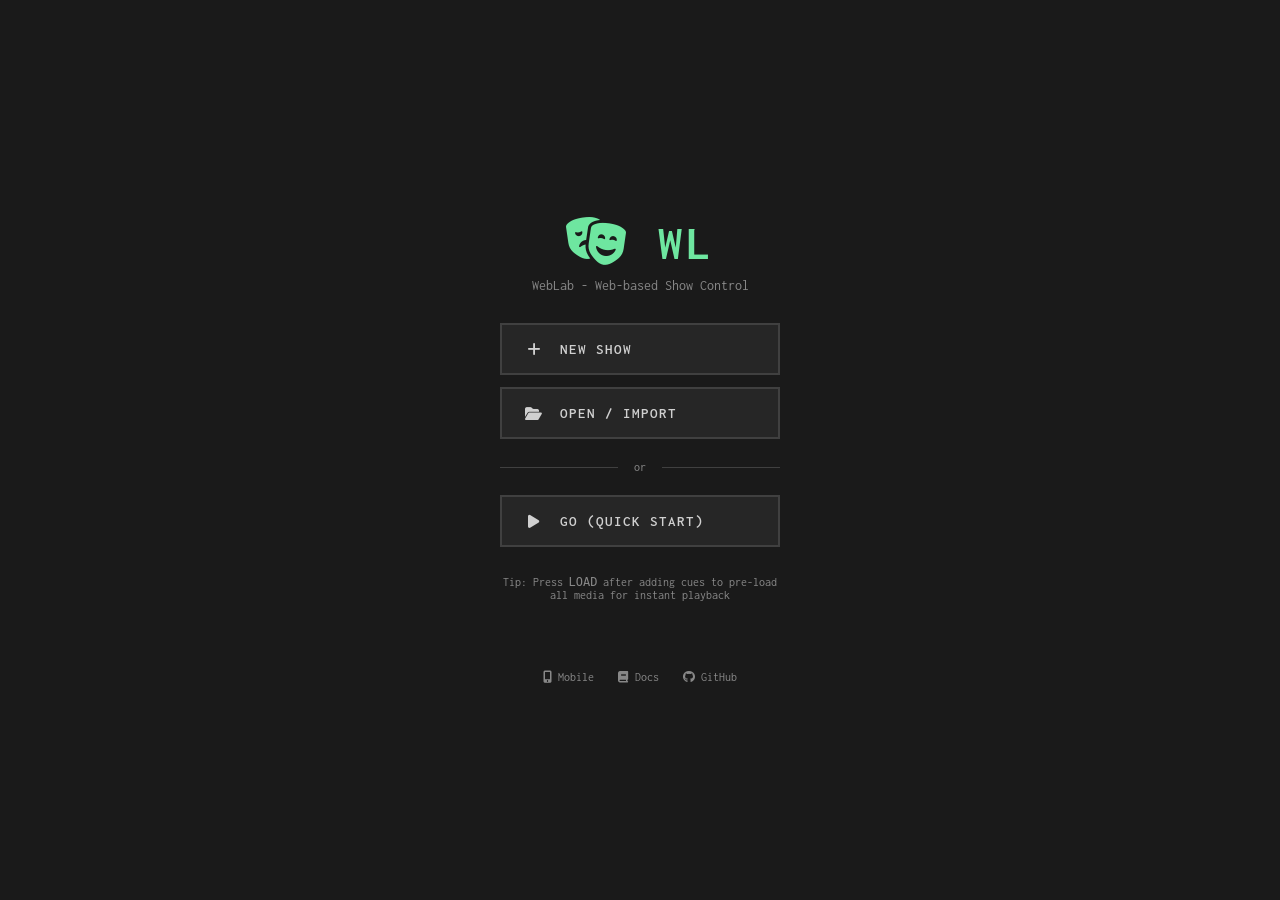
<file: index.html>
<!DOCTYPE html>
<html lang="en">
<head>
    <meta charset="UTF-8">
    <meta name="viewport" content="width=device-width, initial-scale=1.0">
    <title>WebLab - Web-based Show Control</title>
    <meta name="description" content="Free, browser-based show control software. A QLab alternative that runs entirely in your browser with audio/video playback, QLC+ DMX integration, keyboard shortcuts, and PWA support.">
    <meta name="keywords" content="show control, QLab alternative, lighting control, DMX, QLC+, audio playback, video playback, theater, stage management">
    <meta name="author" content="WebLab">
    <meta name="theme-color" content="#1a1a1a">
    <meta property="og:title" content="WebLab - Web-based Show Control">
    <meta property="og:description" content="Free, browser-based show control software. A QLab alternative that runs entirely in your browser.">
    <meta property="og:type" content="website">
    <meta property="og:url" content="https://webcue.duckers.dev">
    <meta property="og:image" content="https://webcue.duckers.dev/icon-192.svg">
    <meta name="twitter:card" content="summary">
    <meta name="twitter:title" content="WebLab - Web-based Show Control">
    <meta name="twitter:description" content="Free, browser-based show control software. A QLab alternative that runs entirely in your browser.">
    <meta name="twitter:image" content="https://webcue.duckers.dev/icon-192.svg">
    <link rel="icon" type="image/svg+xml" href="favicon.svg">
    <link rel="apple-touch-icon" href="icon-192.svg">
    <link rel="manifest" href="manifest.json">
    <meta name="apple-mobile-web-app-capable" content="yes">
    <link rel="preconnect" href="https://fonts.googleapis.com">
    <link rel="preconnect" href="https://fonts.gstatic.com" crossorigin>
    <link href="https://fonts.googleapis.com/css2?family=Inconsolata:wght@400;500;600;700&display=swap" rel="stylesheet">
    <link rel="stylesheet" href="https://cdnjs.cloudflare.com/ajax/libs/font-awesome/6.4.0/css/all.min.css">
    <link rel="stylesheet" href="css/webcue.css?v=2">
</head>
<body>
    <div class="startup-screen" id="startupScreen">
        <div class="startup-logo"><i class="fas fa-theater-masks"></i> WL</div>
        <div class="startup-subtitle">WebLab - Web-based Show Control</div>
        <div class="startup-actions">
            <button class="startup-btn" onclick="newShow()"><i class="fas fa-plus"></i> New Show</button>
            <button class="startup-btn" onclick="openShow()"><i class="fas fa-folder-open"></i> Open / Import</button>
            <div class="startup-divider">or</div>
            <button class="startup-btn" onclick="goCue(); hideStartup()"><i class="fas fa-play"></i> Go (Quick Start)</button>
            <div class="startup-hint"><p>Tip: Press <kbd>LOAD</kbd> after adding cues to pre-load all media for instant playback</p></div>
        </div>
        <div class="startup-footer">
            <a href="mobile.html"><i class="fas fa-mobile-alt"></i> Mobile</a>
            <a href="docs/"><i class="fas fa-book"></i> Docs</a>
            <a href="https://github.com/anomalyco/webcue" target="_blank"><i class="fab fa-github"></i> GitHub</a>
        </div>
    </div>

    <div id="mainApp" style="display: none; flex-direction: column; height: 100vh;">
        <header>
            <div class="header-left">
                <div class="show-title">
                    <h1>WL</h1>
                    <input type="text" id="showName" value="Untitled Show">
                </div>
                <button class="btn-go" id="btnGo" title="Fire selected cue (Space)"><i class="fas fa-play"></i> GO</button>
                <div class="header-cue-info" id="headerCueInfo" style="display:none;">
                    <span class="header-cue-name" id="headerCueName">Cue Name</span>
                    <span class="header-cue-desc" id="headerCueDesc"></span>
                </div>
            </div>
            <div class="header-right">
                <button class="btn-preview" id="btnPreview" title="Preview selected cue (Ctrl+Space)"><i class="fas fa-headphones"></i> PREVIEW</button>
                <button class="btn-load" id="btnLoad" title="Pre-load all media"><i class="fas fa-download"></i> LOAD</button>
                <button class="btn-stop" id="btnStop" title="Stop all"><i class="fas fa-stop"></i> STOP</button>
                <button class="btn-fade" id="btnFade" title="Fade out audio"><i class="fas fa-feather-alt"></i> FADE</button>
                <button class="btn-panic" id="btnPanic" title="All stop + DMX blackout (Shift+Esc)"><i class="fas fa-ban"></i> PANIC</button>
                <div class="header-divider"></div>
                <button id="btnUndo" title="Undo (Ctrl+Z)" disabled><i class="fas fa-undo"></i></button>
                <button id="btnRedo" title="Redo (Ctrl+Y)" disabled><i class="fas fa-redo"></i></button>
                <button id="btnNew" title="New Show"><i class="fas fa-plus"></i></button>
                <button id="btnOpen" title="Open"><i class="fas fa-folder-open"></i></button>
                <button id="btnSave" title="Save"><i class="fas fa-save"></i></button>
                <button id="btnSettings" title="Settings"><i class="fas fa-cog"></i></button>
            </div>
        </header>

        <main>
            <div class="resize-handle" id="resizeHandle"></div>
            <div class="cue-list-container">
                <div class="cue-list-header">
                    <span>CUES <span class="count" id="cueCount">(0)</span></span>
                    <div class="cue-list-actions">
                        <button id="btnAddCue" title="Add Cue"><i class="fas fa-plus"></i></button>
                        <button id="btnDuplicate" title="Duplicate"><i class="fas fa-copy"></i></button>
                        <button id="btnImportMedia" title="Import media files"><i class="fas fa-upload"></i></button>
                    </div>
                </div>
                <div class="cue-search" id="cueSearch">
                    <input type="text" id="searchInput" placeholder="Filter cues..." />
                </div>
                <div class="cue-list" id="cueList">
                    <div class="cue-drop-overlay" id="cueDropOverlay">DROP FILES TO ADD CUES</div>
                    <div class="cue-empty" id="cueEmpty">
                        <div>NO CUES</div>
                        <div style="font-size: 12px;">+ to add cue</div>
                    </div>
                    <div class="load-hint" id="loadHint" style="display: none;">
                        <div>NOT LOADED</div>
                        <div>Click LOAD to pre-load media for instant playback</div>
                    </div>
                </div>
            </div>
            <div class="resize-handle" id="resizeHandle"></div>
            <div class="editor-panel">
                <div class="editor-header">EDIT CUE <span class="cue-number-edit" id="cueNumberEdit" style="display:none;">#<input type="number" id="cueNumberInput" min="1" style="width:50px;background:var(--surface);border:1px solid var(--border);color:var(--text);padding:2px 6px;font-family:inherit;font-size:12px;border-radius:3px;"></span></div>
                <div class="editor-content" id="editorContent">
                    <div class="editor-empty" id="editorEmpty">Select a cue</div>
                    <div id="editorForm" style="display: none;">
                        <div class="form-group">
                            <label>Name</label>
                            <input type="text" id="cueName">
                            <div class="field-live">Live</div>
                        </div>
                        <div class="form-group">
                            <label>Type</label>
                            <select id="cueType">
                                <option value="audio">AUDIO</option>
                                <option value="video">VIDEO</option>
                                <option value="wait">WAIT</option>
                                <option value="command">COMMAND</option>
                                <option value="qlc">QLC+</option>
                                <option value="group">GROUP</option>
                            </select>
                        </div>
                        <div class="form-group">
                            <label>Notes</label>
                            <textarea id="cueNotes" placeholder="Cue notes..." style="min-height:60px;"></textarea>
                        </div>
                        <div class="form-group file-input-wrapper" id="fileGroup">
                            <label>Media File</label>
                            <input type="file" id="cueFile" accept="audio/*,video/*">
                            <div class="file-input-display" id="fileDisplay">Select file...</div>
                        </div>
                        <div class="form-row">
                            <div class="form-group">
                                <label>Duration (s)</label>
                                <input type="number" id="cueDuration" min="0" step="0.1">
                            </div>
                            <div class="form-group">
                                <label>Fade In (s)</label>
                                <input type="number" id="cueFadeIn" min="0" step="0.1">
                            </div>
                        </div>
                        <div class="form-row">
                            <div class="form-group">
                                <label>Fade Out (s)</label>
                                <input type="number" id="cueFadeOut" min="0" step="0.1">
                            </div>
                            <div class="form-group">
                                <label>Volume <span id="volumeDisplay">100%</span></label>
                                <input type="range" id="cueVolume" min="0" max="100" value="100">
                            </div>
                        </div>
                        <div class="form-row">
                            <div class="form-row-inline">
                                <input type="checkbox" id="cueLoop">
                                <label for="cueLoop" style="margin-bottom:0;">Loop</label>
                            </div>
                            <div class="form-row-inline">
                                <input type="checkbox" id="cueCrossfade">
                                <label for="cueCrossfade" style="margin-bottom:0;">Crossfade</label>
                            </div>
                        </div>
                        <div class="form-group" id="commandGroup" style="display: none;">
                            <label>Command URL</label>
                            <input type="text" id="cueCommand" placeholder="http://example.com/api">
                        </div>
                        <div class="form-group" id="qlcGroup" style="display: none;">
                            <label>QLC+ Settings</label>
                            <div class="form-row">
                                <input type="number" id="qlcUniverse" min="0" max="15" value="0" placeholder="Universe">
                                <input type="number" id="qlcChannel" min="1" max="512" value="1" placeholder="Channel">
                            </div>
                            <input type="text" id="qlcValues" placeholder="DMX values (0-255)" style="margin-top: 10px;">
                        </div>
                        <div class="form-group" id="groupChildrenGroup" style="display: none;">
                            <label>Group Children (cue indices)</label>
                            <input type="text" id="groupChildren" placeholder="e.g. 3,4,5">
                        </div>
                        <div class="form-group">
                            <label>Go To Cue #</label>
                            <input type="number" id="cueGoTo" min="0" placeholder="(none)">
                        </div>
                        <div class="form-group">
                            <label>Color</label>
                            <div class="color-badges" id="colorPicker">
                                <div class="color-badge selected" style="background: #6ee6a0;" data-color="green"></div>
                                <div class="color-badge" style="background: #e64c4c;" data-color="red"></div>
                                <div class="color-badge" style="background: #e6d14c;" data-color="yellow"></div>
                                <div class="color-badge" style="background: #4c8ce6;" data-color="blue"></div>
                                <div class="color-badge" style="background: #8c4ce6;" data-color="purple"></div>
                                <div class="color-badge" style="background: #4ce68c;" data-color="teal"></div>
                                <div class="color-badge" style="background: #e68c4c;" data-color="orange"></div>
                            </div>
                        </div>
                    </div>
                </div>
                <div class="editor-footer" id="editorFooter" style="display: none;">
                    <div class="editor-footer-row">
                        <button id="btnMoveUp" title="Move up"><i class="fas fa-chevron-up"></i></button>
                        <button id="btnMoveDown" title="Move down"><i class="fas fa-chevron-down"></i></button>
                    </div>
                    <button class="btn-delete" id="btnDeleteCue"><i class="fas fa-trash"></i> DELETE CUE</button>
                </div>
            </div>
        </main>

        <footer>
            <div class="status-left">
                <div class="status-dot" id="statusDot"></div>
                <span id="statusText">READY</span>
                <span id="nextText" style="color: var(--qlab-yellow); margin-left: 16px;"></span>
            </div>
            <div class="status-notes" id="statusNotes"></div>
            <div style="display: flex; align-items: center; gap: 16px;">
                <div class="status-dot" id="autoSaveDot"></div>
                <span id="autoSaveText"></span>
                <div class="status-dot" id="loadDot"></div>
                <span id="loadText">NOT LOADED</span>
                <span class="status-time" id="statusTime">00:00.00</span>
                <span class="status-countdown" id="countdownDisplay"></span>
            </div>
            <div class="shortcuts-hint">
                <span><kbd>Space</kbd> GO</span>
                <span><kbd>Esc</kbd> STOP</span>
                <span><kbd>F</kbd> FADE</span>
                <span><kbd>↑↓</kbd> SCROLL</span>
                <span><kbd>Ctrl+Z</kbd> UNDO</span>
            </div>
        </footer>
    </div>

    <div class="modal-overlay" id="newShowModal">
        <div class="modal">
            <h3>NEW SHOW <button class="modal-close" id="newShowClose">×</button></h3>
            <p style="color: var(--text-dim); font-size: 14px;">Clear all cues?</p>
            <div class="modal-actions">
                <button id="newShowCancel">CANCEL</button>
                <button class="btn-confirm" id="newShowConfirm">NEW SHOW</button>
            </div>
        </div>
    </div>

    <div class="modal-overlay" id="confirmDeleteModal">
        <div class="modal">
            <h3>DELETE CUE <button class="modal-close" id="confirmDeleteClose">×</button></h3>
            <p style="color: var(--text-dim); font-size: 14px;">Are you sure you want to delete <strong id="deleteCueName">this cue</strong>?</p>
            <div class="modal-actions">
                <button id="confirmDeleteCancel">CANCEL</button>
                <button class="btn-danger" id="confirmDeleteConfirm">DELETE</button>
            </div>
        </div>
    </div>

    <div class="modal-overlay" id="settingsModal">
        <div class="modal">
            <h3>SETTINGS <button class="modal-close" id="settingsClose">×</button></h3>
            <div class="settings-section">
                <h4>Keyboard Shortcuts</h4>
                <div class="shortcut-row"><span class="shortcut-label">Fire Cue (GO)</span><span class="shortcut-key">Space</span></div>
                <div class="shortcut-row"><span class="shortcut-label">Stop Cue</span><span class="shortcut-key">Esc</span></div>
                <div class="shortcut-row"><span class="shortcut-label">Fade Out</span><span class="shortcut-key">F</span></div>
                <div class="shortcut-row"><span class="shortcut-label">Panic (All Stop)</span><span class="shortcut-key">Shift+Esc</span></div>
                <div class="shortcut-row"><span class="shortcut-label">Preview</span><span class="shortcut-key">Ctrl+Space</span></div>
                <div class="shortcut-row"><span class="shortcut-label">Undo</span><span class="shortcut-key">Ctrl+Z</span></div>
                <div class="shortcut-row"><span class="shortcut-label">Redo</span><span class="shortcut-key">Ctrl+Y</span></div>
                <div class="shortcut-row"><span class="shortcut-label">Scroll Up</span><span class="shortcut-key">↑</span></div>
                <div class="shortcut-row"><span class="shortcut-label">Scroll Down</span><span class="shortcut-key">↓</span></div>
            </div>
            <div class="settings-section">
                <h4>Playback</h4>
                <div class="setting-row"><span>Space = GO (next cue)</span><input type="checkbox" id="settingNextCue" checked></div>
                <div class="setting-row"><span>Auto-advance</span><input type="checkbox" id="settingAutoAdvance"></div>
                <div class="setting-row"><span>Auto-save on changes</span><input type="checkbox" id="settingAutoSave" checked></div>
                <div class="setting-row"><span>Crossfade default</span><input type="checkbox" id="settingDefaultCrossfade"></div>
            </div>
            <div class="settings-section">
                <h4>QLC+ Output</h4>
                <div class="qlc-status"><div class="qlc-status-dot" id="qlcStatusDot"></div><span id="qlcStatusText">Not configured</span></div>
                <div class="setting-row"><span>QLC+ URL</span><input type="text" id="settingQlcUrl" placeholder="http://localhost:9999" style="width: 180px;"></div>
                <div class="output-row">
                    <button id="qlcTestBtn"><i class="fas fa-plug"></i> TEST</button>
                    <button id="qlcBlackoutBtn"><i class="fas fa-moon"></i> BLACKOUT</button>
                </div>
            </div>
            <div class="settings-section">
                <h4>OSC Output</h4>
                <div class="qlc-status"><div class="qlc-status-dot" id="oscStatusDot"></div><span id="oscStatusText">Not configured</span></div>
                <div class="setting-row"><span>OSC Host</span><input type="text" id="settingOscHost" placeholder="localhost" style="width: 120px;"></div>
                <div class="setting-row"><span>OSC Port</span><input type="number" id="settingOscPort" placeholder="8000" style="width: 80px;"></div>
            </div>
            <div class="settings-section">
                <h4>MIDI Input</h4>
                <div class="midi-status"><div class="midi-status-dot" id="midiStatusDot"></div><span id="midiStatusText">Not available</span></div>
                <div class="setting-row"><span>MIDI note for GO</span><input type="number" id="settingMidiNote" value="36" style="width: 60px;"></div>
                <div class="setting-row"><span>MIDI note for STOP</span><input type="number" id="settingMidiStop" value="44" style="width: 60px;"></div>
            </div>
            <div class="settings-section">
                <h4>WebSocket Remote</h4>
                <div class="setting-row"><span>Enable remote control</span><input type="checkbox" id="settingWsRemote"></div>
                <div class="setting-row"><span>WebSocket port</span><input type="number" id="settingWsPort" value="8080" style="width: 80px;"></div>
            </div>
            <div class="settings-section">
                <h4>View</h4>
                <div class="setting-row"><span>Theme</span>
                    <select id="settingTheme" style="background:var(--surface);border:1px solid var(--border);color:var(--text);padding:8px 12px;font-family:inherit;border-radius:4px;">
                        <option value="green">Green</option>
                        <option value="blue">Blue</option>
                        <option value="amber">Amber</option>
                        <option value="purple">Purple</option>
                    </select>
                </div>
                <div class="setting-row"><span>Compact mode</span><input type="checkbox" id="settingCompactMode"></div>
                <div class="setting-row"><span>Mobile View</span><input type="checkbox" id="settingMobileView"></div>
                <button class="btn-confirm" id="btnMobileView" style="width: 100%; margin-top: 10px;">OPEN MOBILE VIEW</button>
            </div>
            <div class="modal-actions">
                <button class="btn-confirm" id="settingsSave">SAVE</button>
            </div>
        </div>
    </div>

    <div class="toast" id="toast"></div>
    <div class="install-prompt" id="installPrompt"><span>Install WebLab</span><button id="btnInstall">INSTALL</button></div>
    <input type="file" id="fileInput" accept=".json" style="display: none;">
    <input type="file" id="mediaImportInput" accept="audio/*,video/*" multiple style="display: none;">

    <script src="js/webcue.js?v=2"></script>
</body>
</html>
</file>
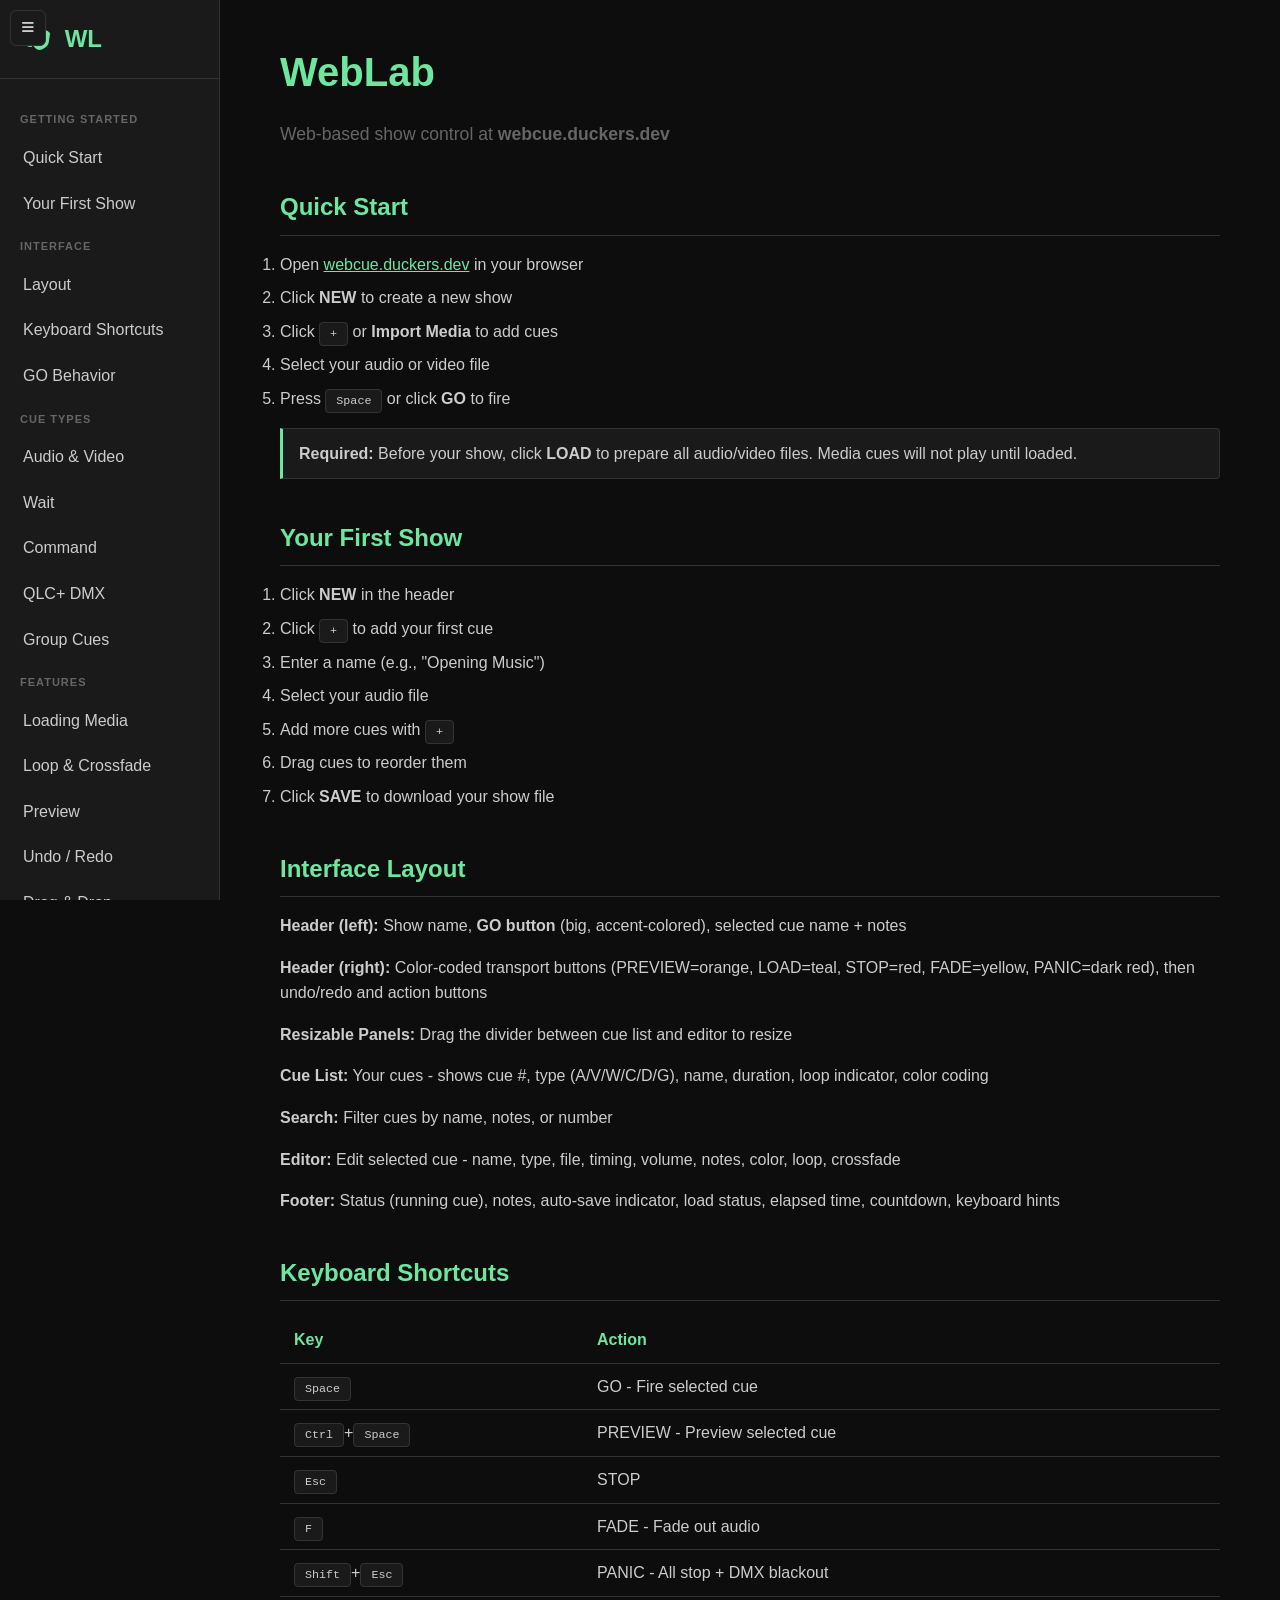
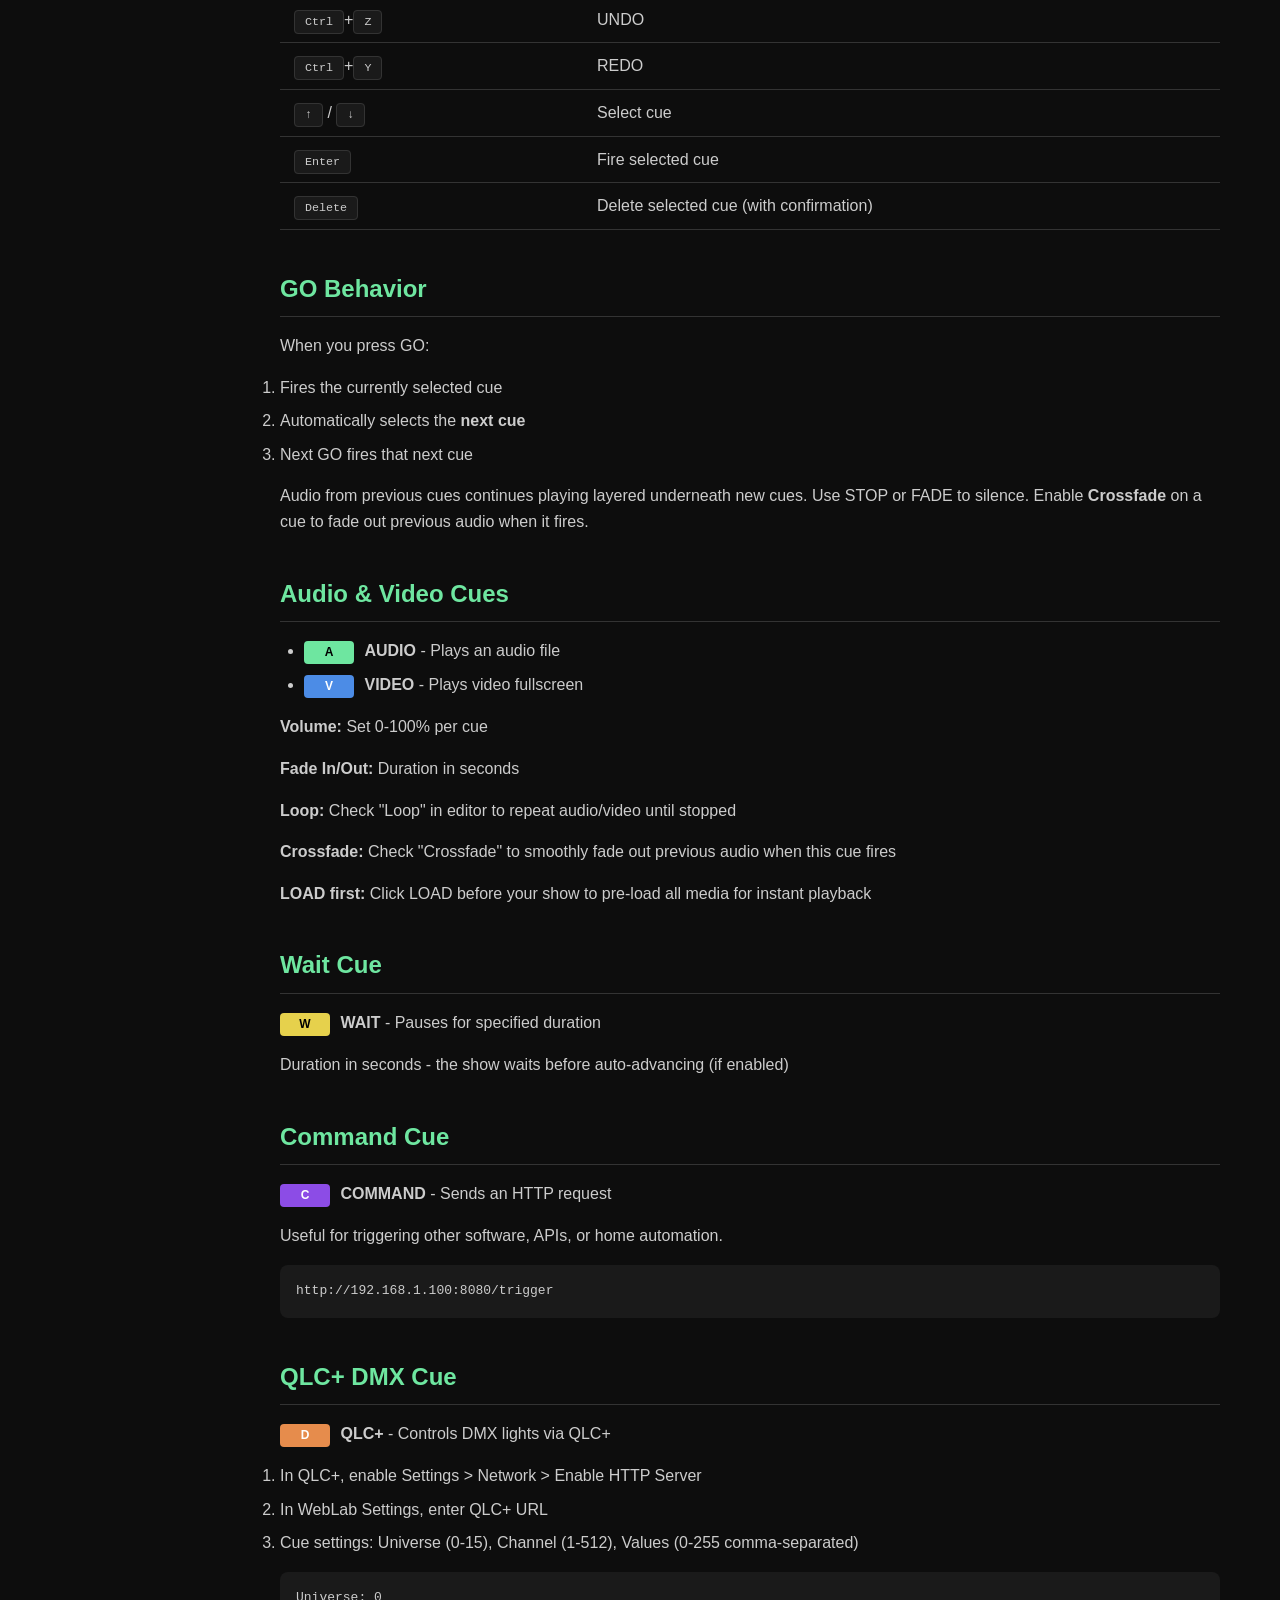
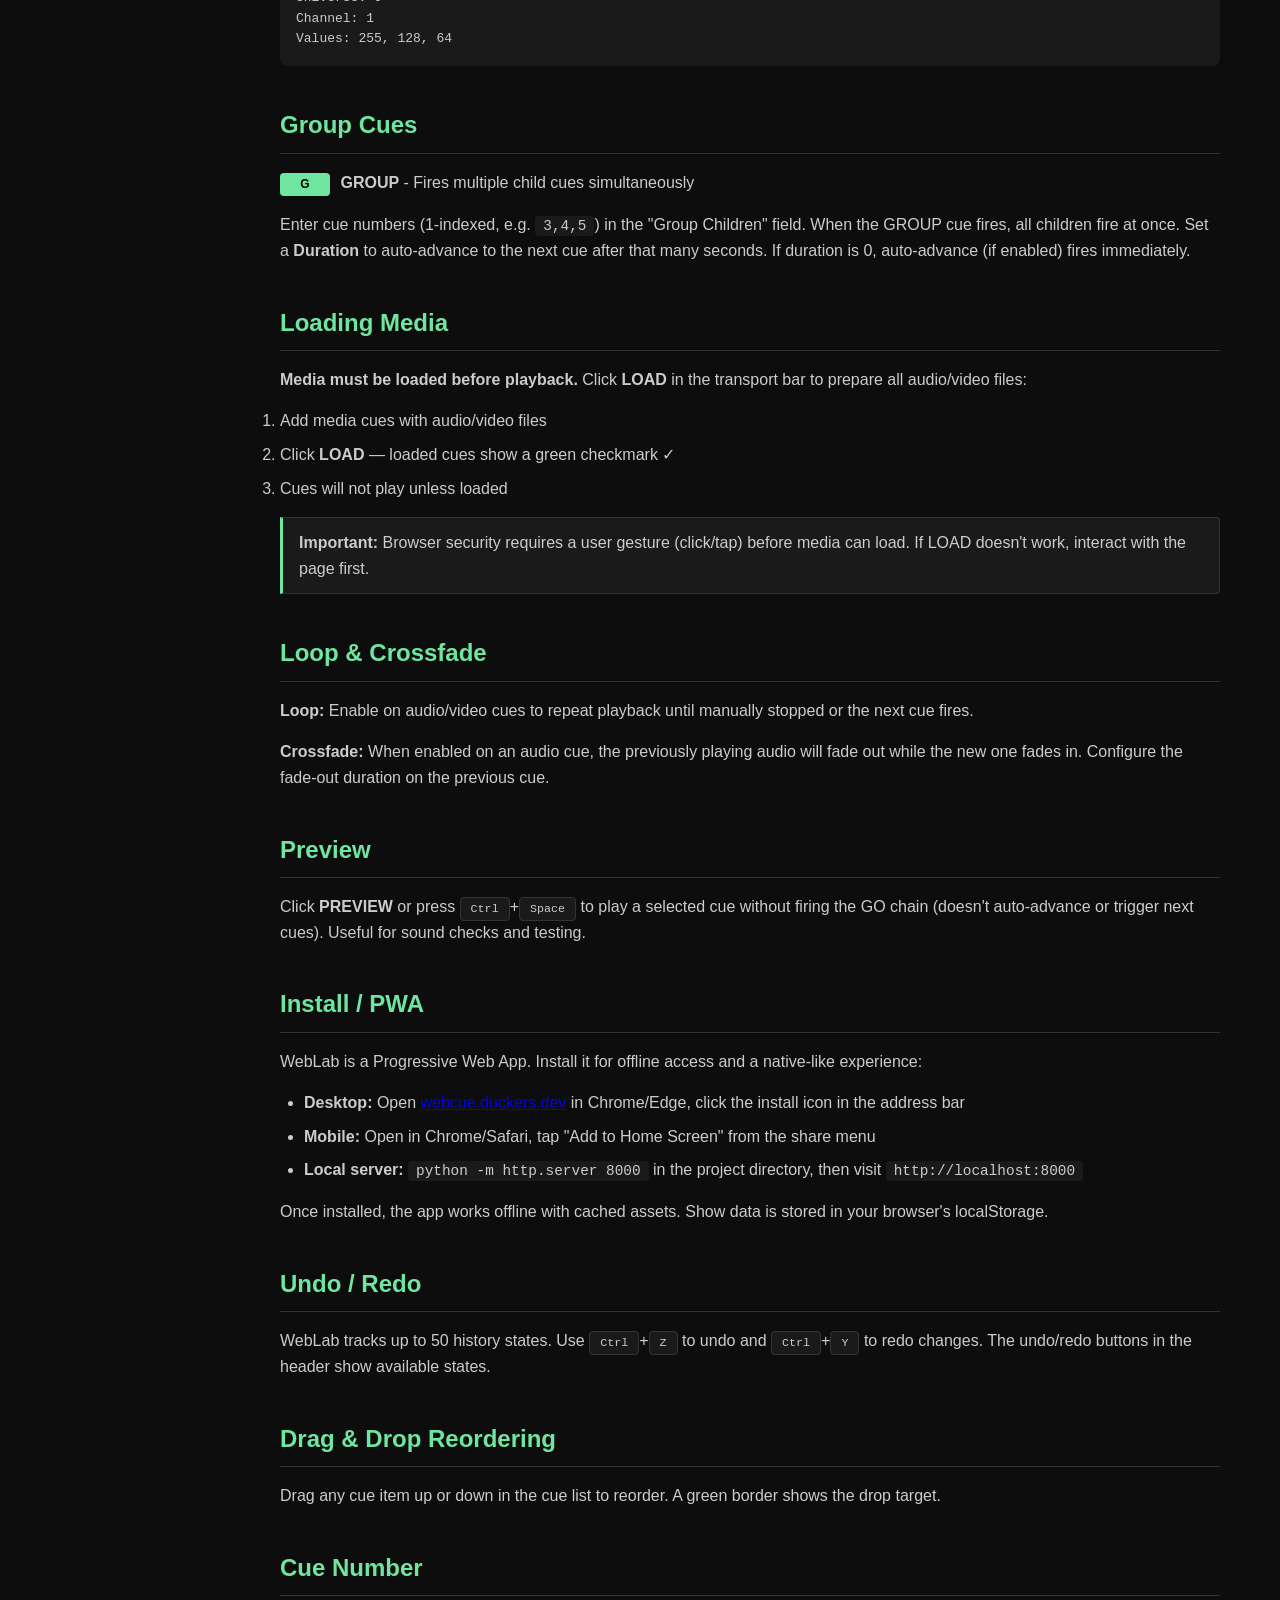
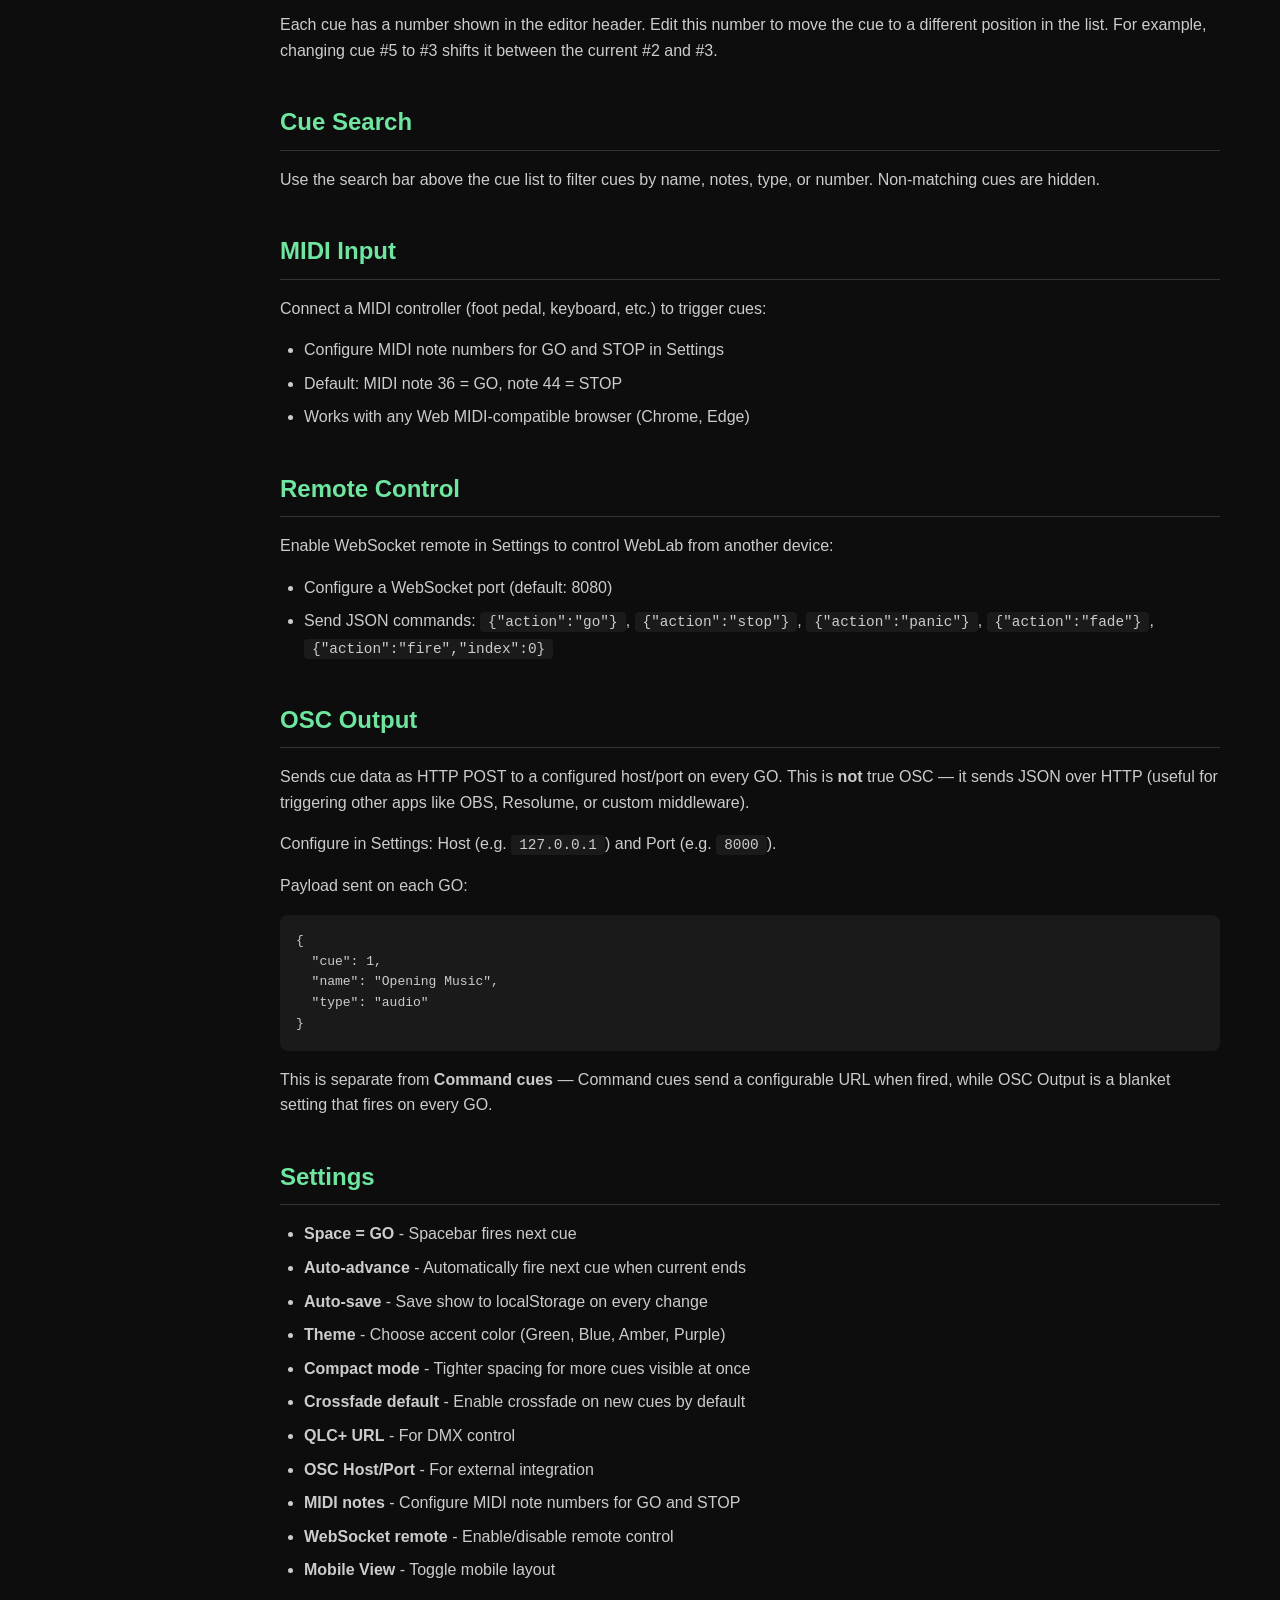
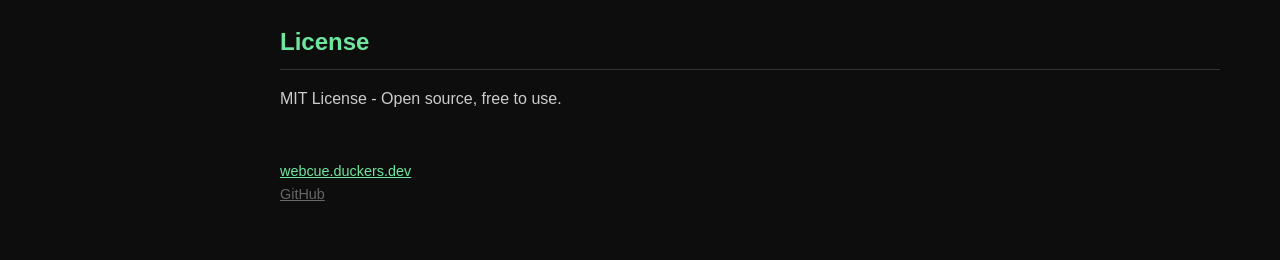
<file: docs/index.html>
<!DOCTYPE html>
<html lang="en">
<head>
    <meta charset="UTF-8">
    <meta name="viewport" content="width=device-width, initial-scale=1.0">
    <title>WebLab Documentation - Web-based Show Control</title>
    <meta name="description" content="Official documentation for WebLab - free, browser-based show control software. Learn how to use audio/video playback, QLC+ DMX integration, keyboard shortcuts, and more.">
    <meta name="keywords" content="WebLab docs, show control documentation, QLab alternative docs, DMX documentation, QLC+ tutorial">
    <meta name="author" content="WebLab">
    <meta property="og:title" content="WebLab Documentation">
    <meta property="og:description" content="Learn how to use WebLab - free browser-based show control">
    <meta property="og:type" content="website">
    <meta property="og:url" content="https://webcue.duckers.dev/docs/">
    <meta property="og:image" content="https://webcue.duckers.dev/icon-192.svg">
    <link rel="icon" type="image/svg+xml" href="../favicon.svg">
    <link rel="stylesheet" href="https://cdnjs.cloudflare.com/ajax/libs/font-awesome/6.4.0/css/all.min.css">
    <link rel="stylesheet" href="../css/docs.css">
</head>
<body>
    <button class="sidebar-toggle" onclick="toggleSidebar()"><i class="fas fa-bars"></i></button>
    <nav class="sidebar" id="sidebar">
        <div class="sidebar-logo"><i class="fas fa-theater-masks"></i> WL</div>
        <div class="sidebar-section">Getting Started</div>
        <a href="#quickstart" class="sidebar-link">Quick Start</a>
        <a href="#first-show" class="sidebar-link">Your First Show</a>
        <div class="sidebar-section">Interface</div>
        <a href="#interface" class="sidebar-link">Layout</a>
        <a href="#shortcuts" class="sidebar-link">Keyboard Shortcuts</a>
        <a href="#go-behavior" class="sidebar-link">GO Behavior</a>
        <div class="sidebar-section">Cue Types</div>
        <a href="#audio-video" class="sidebar-link">Audio & Video</a>
        <a href="#wait" class="sidebar-link">Wait</a>
        <a href="#command" class="sidebar-link">Command</a>
        <a href="#qlc" class="sidebar-link">QLC+ DMX</a>
        <a href="#group" class="sidebar-link">Group Cues</a>
        <div class="sidebar-section">Features</div>
        <a href="#autoload" class="sidebar-link">Loading Media</a>
        <a href="#loop" class="sidebar-link">Loop & Crossfade</a>
        <a href="#preview" class="sidebar-link">Preview</a>
        <a href="#undo" class="sidebar-link">Undo / Redo</a>
        <a href="#drag" class="sidebar-link">Drag & Drop</a>
        <a href="#search" class="sidebar-link">Cue Search</a>
        <a href="#cuenumber" class="sidebar-link">Cue Number</a>
        <a href="#install" class="sidebar-link">Install / PWA</a>
        <a href="#midi" class="sidebar-link">MIDI Input</a>
        <a href="#websocket" class="sidebar-link">Remote Control</a>
        <div class="sidebar-section">Advanced</div>
        <a href="#osc" class="sidebar-link">OSC Output</a>
        <a href="#settings" class="sidebar-link">Settings</a>
        <a href="#hosting" class="sidebar-link">Hosting</a>
    </nav>

    <main class="main">
        <h1>WebLab</h1>
        <p class="subtitle">Web-based show control at <strong>webcue.duckers.dev</strong></p>

        <h2 id="quickstart">Quick Start</h2>
        <ol>
            <li>Open <a href="https://webcue.duckers.dev" style="color: var(--green);">webcue.duckers.dev</a> in your browser</li>
            <li>Click <strong>NEW</strong> to create a new show</li>
            <li>Click <kbd>+</kbd> or <strong>Import Media</strong> to add cues</li>
            <li>Select your audio or video file</li>
            <li>Press <kbd>Space</kbd> or click <strong>GO</strong> to fire</li>
        </ol>
        <div class="note"><strong>Required:</strong> Before your show, click <strong>LOAD</strong> to prepare all audio/video files. Media cues will not play until loaded.</div>

        <h2 id="first-show">Your First Show</h2>
        <ol>
            <li>Click <strong>NEW</strong> in the header</li>
            <li>Click <kbd>+</kbd> to add your first cue</li>
            <li>Enter a name (e.g., "Opening Music")</li>
            <li>Select your audio file</li>
            <li>Add more cues with <kbd>+</kbd></li>
            <li>Drag cues to reorder them</li>
            <li>Click <strong>SAVE</strong> to download your show file</li>
        </ol>

        <h2 id="interface">Interface Layout</h2>
        <p><strong>Header (left):</strong> Show name, <strong>GO button</strong> (big, accent-colored), selected cue name + notes</p>
        <p><strong>Header (right):</strong> Color-coded transport buttons (PREVIEW=orange, LOAD=teal, STOP=red, FADE=yellow, PANIC=dark red), then undo/redo and action buttons</p>
        <p><strong>Resizable Panels:</strong> Drag the divider between cue list and editor to resize</p>
        <p><strong>Cue List:</strong> Your cues - shows cue #, type (A/V/W/C/D/G), name, duration, loop indicator, color coding</p>
        <p><strong>Search:</strong> Filter cues by name, notes, or number</p>
        <p><strong>Editor:</strong> Edit selected cue - name, type, file, timing, volume, notes, color, loop, crossfade</p>
        <p><strong>Footer:</strong> Status (running cue), notes, auto-save indicator, load status, elapsed time, countdown, keyboard hints</p>

        <h2 id="shortcuts">Keyboard Shortcuts</h2>
        <table class="shortcut-table">
            <tr><th>Key</th><th>Action</th></tr>
            <tr><td><kbd>Space</kbd></td><td>GO - Fire selected cue</td></tr>
            <tr><td><kbd>Ctrl</kbd>+<kbd>Space</kbd></td><td>PREVIEW - Preview selected cue</td></tr>
            <tr><td><kbd>Esc</kbd></td><td>STOP</td></tr>
            <tr><td><kbd>F</kbd></td><td>FADE - Fade out audio</td></tr>
            <tr><td><kbd>Shift</kbd>+<kbd>Esc</kbd></td><td>PANIC - All stop + DMX blackout</td></tr>
            <tr><td><kbd>Ctrl</kbd>+<kbd>Z</kbd></td><td>UNDO</td></tr>
            <tr><td><kbd>Ctrl</kbd>+<kbd>Y</kbd></td><td>REDO</td></tr>
            <tr><td><kbd>↑</kbd> / <kbd>↓</kbd></td><td>Select cue</td></tr>
            <tr><td><kbd>Enter</kbd></td><td>Fire selected cue</td></tr>
            <tr><td><kbd>Delete</kbd></td><td>Delete selected cue (with confirmation)</td></tr>
        </table>

        <h2 id="go-behavior">GO Behavior</h2>
        <p>When you press GO:</p>
        <ol>
            <li>Fires the currently selected cue</li>
            <li>Automatically selects the <strong>next cue</strong></li>
            <li>Next GO fires that next cue</li>
        </ol>
        <p>Audio from previous cues continues playing layered underneath new cues. Use STOP or FADE to silence. Enable <strong>Crossfade</strong> on a cue to fade out previous audio when it fires.</p>

        <h2 id="audio-video">Audio & Video Cues</h2>
        <ul>
            <li><span class="tag audio">A</span> <strong>AUDIO</strong> - Plays an audio file</li>
            <li><span class="tag video">V</span> <strong>VIDEO</strong> - Plays video fullscreen</li>
        </ul>
        <p><strong>Volume:</strong> Set 0-100% per cue</p>
        <p><strong>Fade In/Out:</strong> Duration in seconds</p>
        <p><strong>Loop:</strong> Check "Loop" in editor to repeat audio/video until stopped</p>
        <p><strong>Crossfade:</strong> Check "Crossfade" to smoothly fade out previous audio when this cue fires</p>
        <p><strong>LOAD first:</strong> Click LOAD before your show to pre-load all media for instant playback</p>

        <h2 id="wait">Wait Cue</h2>
        <p><span class="tag wait">W</span> <strong>WAIT</strong> - Pauses for specified duration</p>
        <p>Duration in seconds - the show waits before auto-advancing (if enabled)</p>

        <h2 id="command">Command Cue</h2>
        <p><span class="tag command">C</span> <strong>COMMAND</strong> - Sends an HTTP request</p>
        <p>Useful for triggering other software, APIs, or home automation.</p>
        <pre>http://192.168.1.100:8080/trigger</pre>

        <h2 id="qlc">QLC+ DMX Cue</h2>
        <p><span class="tag qlc">D</span> <strong>QLC+</strong> - Controls DMX lights via QLC+</p>
        <ol>
            <li>In QLC+, enable Settings > Network > Enable HTTP Server</li>
            <li>In WebLab Settings, enter QLC+ URL</li>
            <li>Cue settings: Universe (0-15), Channel (1-512), Values (0-255 comma-separated)</li>
        </ol>
        <pre>Universe: 0
Channel: 1
Values: 255, 128, 64</pre>

        <h2 id="group">Group Cues</h2>
        <p><span class="tag">G</span> <strong>GROUP</strong> - Fires multiple child cues simultaneously</p>
        <p>Enter cue numbers (1-indexed, e.g. <code>3,4,5</code>) in the "Group Children" field. When the GROUP cue fires, all children fire at once. Set a <strong>Duration</strong> to auto-advance to the next cue after that many seconds. If duration is 0, auto-advance (if enabled) fires immediately.</p>

        <h2 id="autoload">Loading Media</h2>
        <p><strong>Media must be loaded before playback.</strong> Click <strong>LOAD</strong> in the transport bar to prepare all audio/video files:</p>
        <ol>
            <li>Add media cues with audio/video files</li>
            <li>Click <strong>LOAD</strong> — loaded cues show a green checkmark ✓</li>
            <li>Cues will not play unless loaded</li>
        </ol>
        <div class="note"><strong>Important:</strong> Browser security requires a user gesture (click/tap) before media can load. If LOAD doesn't work, interact with the page first.</div>

        <h2 id="loop">Loop & Crossfade</h2>
        <p><strong>Loop:</strong> Enable on audio/video cues to repeat playback until manually stopped or the next cue fires.</p>
        <p><strong>Crossfade:</strong> When enabled on an audio cue, the previously playing audio will fade out while the new one fades in. Configure the fade-out duration on the previous cue.</p>

        <h2 id="preview">Preview</h2>
        <p>Click <strong>PREVIEW</strong> or press <kbd>Ctrl</kbd>+<kbd>Space</kbd> to play a selected cue without firing the GO chain (doesn't auto-advance or trigger next cues). Useful for sound checks and testing.</p>

        <h2 id="install">Install / PWA</h2>
        <p>WebLab is a Progressive Web App. Install it for offline access and a native-like experience:</p>
        <ul>
            <li><strong>Desktop:</strong> Open <a href="https://webcue.duckers.dev">webcue.duckers.dev</a> in Chrome/Edge, click the install icon in the address bar</li>
            <li><strong>Mobile:</strong> Open in Chrome/Safari, tap "Add to Home Screen" from the share menu</li>
            <li><strong>Local server:</strong> <code>python -m http.server 8000</code> in the project directory, then visit <code>http://localhost:8000</code></li>
        </ul>
        <p>Once installed, the app works offline with cached assets. Show data is stored in your browser's localStorage.</p>

        <h2 id="undo">Undo / Redo</h2>
        <p>WebLab tracks up to 50 history states. Use <kbd>Ctrl</kbd>+<kbd>Z</kbd> to undo and <kbd>Ctrl</kbd>+<kbd>Y</kbd> to redo changes. The undo/redo buttons in the header show available states.</p>

        <h2 id="drag">Drag & Drop Reordering</h2>
        <p>Drag any cue item up or down in the cue list to reorder. A green border shows the drop target.</p>

        <h2 id="cuenumber">Cue Number</h2>
        <p>Each cue has a number shown in the editor header. Edit this number to move the cue to a different position in the list. For example, changing cue #5 to #3 shifts it between the current #2 and #3.</p>

        <h2 id="search">Cue Search</h2>
        <p>Use the search bar above the cue list to filter cues by name, notes, type, or number. Non-matching cues are hidden.</p>

        <h2 id="midi">MIDI Input</h2>
        <p>Connect a MIDI controller (foot pedal, keyboard, etc.) to trigger cues:</p>
        <ul>
            <li>Configure MIDI note numbers for GO and STOP in Settings</li>
            <li>Default: MIDI note 36 = GO, note 44 = STOP</li>
            <li>Works with any Web MIDI-compatible browser (Chrome, Edge)</li>
        </ul>

        <h2 id="websocket">Remote Control</h2>
        <p>Enable WebSocket remote in Settings to control WebLab from another device:</p>
        <ul>
            <li>Configure a WebSocket port (default: 8080)</li>
            <li>Send JSON commands: <code>{"action":"go"}</code>, <code>{"action":"stop"}</code>, <code>{"action":"panic"}</code>, <code>{"action":"fade"}</code>, <code>{"action":"fire","index":0}</code></li>
        </ul>

        <h2 id="osc">OSC Output</h2>
        <p>Sends cue data as HTTP POST to a configured host/port on every GO. This is <strong>not</strong> true OSC — it sends JSON over HTTP (useful for triggering other apps like OBS, Resolume, or custom middleware).</p>
        <p>Configure in Settings: Host (e.g. <code>127.0.0.1</code>) and Port (e.g. <code>8000</code>).</p>
        <p>Payload sent on each GO:</p>
        <pre>{
  "cue": 1,
  "name": "Opening Music",
  "type": "audio"
}</pre>
        <p>This is separate from <strong>Command cues</strong> — Command cues send a configurable URL when fired, while OSC Output is a blanket setting that fires on every GO.</p>

        <h2 id="settings">Settings</h2>
        <ul>
            <li><strong>Space = GO</strong> - Spacebar fires next cue</li>
            <li><strong>Auto-advance</strong> - Automatically fire next cue when current ends</li>
            <li><strong>Auto-save</strong> - Save show to localStorage on every change</li>
            <li><strong>Theme</strong> - Choose accent color (Green, Blue, Amber, Purple)</li>
            <li><strong>Compact mode</strong> - Tighter spacing for more cues visible at once</li>
            <li><strong>Crossfade default</strong> - Enable crossfade on new cues by default</li>
            <li><strong>QLC+ URL</strong> - For DMX control</li>
            <li><strong>OSC Host/Port</strong> - For external integration</li>
            <li><strong>MIDI notes</strong> - Configure MIDI note numbers for GO and STOP</li>
            <li><strong>WebSocket remote</strong> - Enable/disable remote control</li>
            <li><strong>Mobile View</strong> - Toggle mobile layout</li>
        </ul>
        <h2>License</h2>
        <p>MIT License - Open source, free to use.</p>

        <p style="margin-top: 3rem; color: var(--text-dim); font-size: 0.9em;">
            <a href="https://webcue.duckers.dev" style="color: var(--green);">webcue.duckers.dev</a><br>
            <a href="https://github.com/anomalyco/webcue" style="color: var(--text-dim);">GitHub</a>
        </p>
    </main>
    <script>
        function toggleSidebar() {
            document.getElementById('sidebar').classList.toggle('collapsed');
            document.querySelector('.main').classList.toggle('sidebar-collapsed');
        }
    </script>
</body>
</html>
</file>
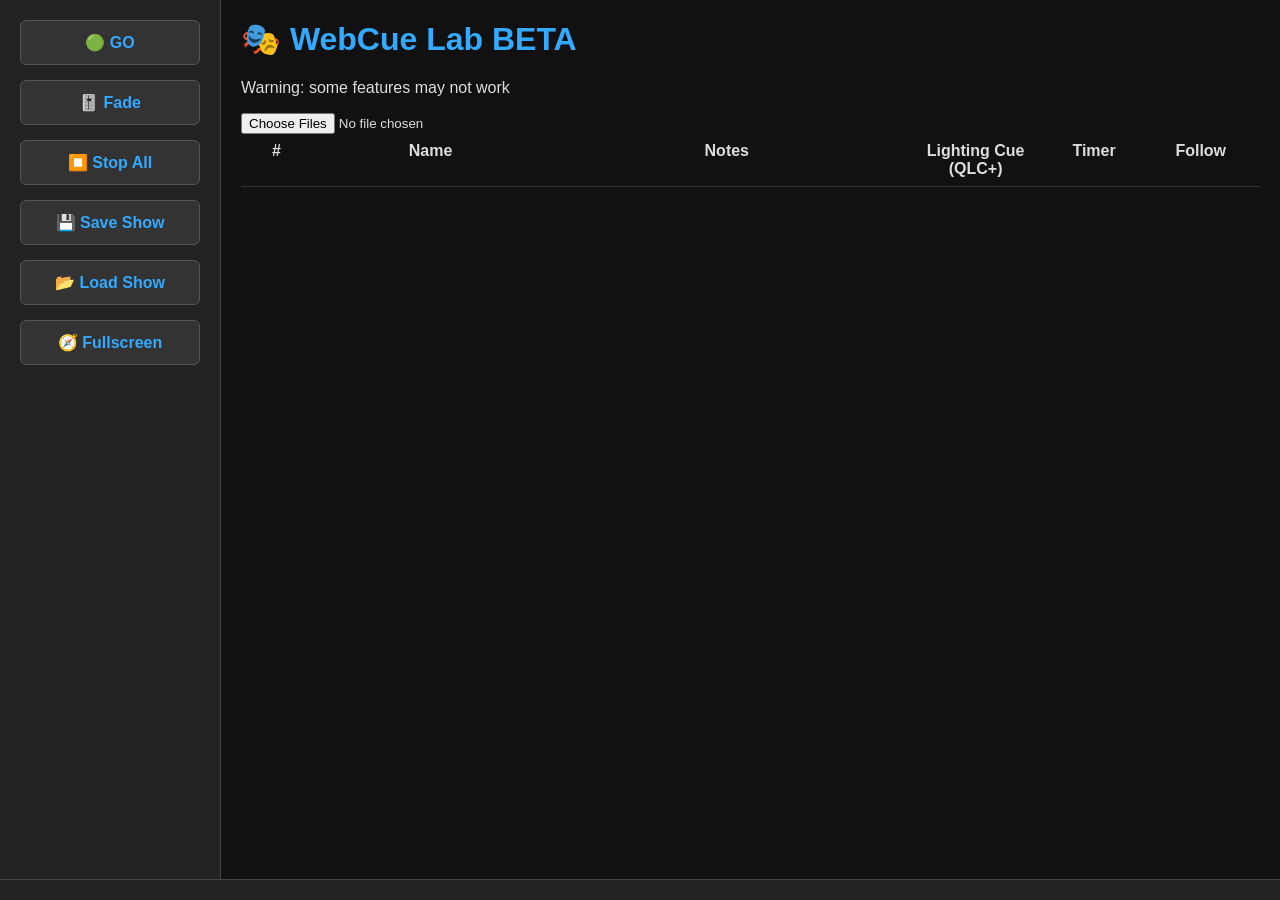
<file: BETA.html>
<!DOCTYPE html>
<html lang="en">
  <head>
  <link
    rel="stylesheet"
    href="https://cdnjs.cloudflare.com/ajax/libs/animate.css/4.1.1/animate.min.css"
  />
</head>
<head>
  <meta charset="UTF-8">
  <title>WARNING: BETA MODE. FEATURES MAY NOT WORK AS EXPECTED. | WebCue</title>
  <style>
    body {
      margin: 0;
      font-family: 'Segoe UI', sans-serif;
      background: #111;
      color: #ddd;
    }
    .container {
      display: flex;
      flex-direction: row;
      height: 100vh;
    }
    .sidebar {
      width: 180px;
      background: #222;
      padding: 20px;
      display: flex;
      flex-direction: column;
      gap: 15px;
      border-right: 1px solid #444;
    }
    .sidebar button {
      padding: 12px;
      background: #333;
      border: 1px solid #555;
      color: #33aaff;
      font-weight: bold;
      border-radius: 6px;
      cursor: pointer;
      font-size: 16px;
    }
    .main {
      flex: 1;
      padding: 20px;
      overflow-y: auto;
    }
    h1 {
      margin-top: 0;
      color: #33aaff;
    }
    table {
      width: 100%;
      border-collapse: collapse;
    }
    th, td {
      padding: 8px;
      border-bottom: 1px solid #333;
      vertical-align: top;
    }
    tr.active { background-color: #004477; }
    tr.next { background-color: #222; color: #aaa; }
    input[type="text"], input[type="number"], select {
      width: 100%;
      padding: 4px;
      background: #000;
      color: #ddd;
      border: 1px solid #444;
      border-radius: 3px;
    }
    .fadebar {
      height: 4px;
      background: #33aaff;
      margin-top: 4px;
      width: 0%;
      transition: width linear;
    }
    #statusBar {
      position: fixed;
      bottom: 0;
      left: 0;
      right: 0;
      background: #222;
      color: #33aaff;
      font-size: 14px;
      padding: 10px;
      border-top: 1px solid #444;
      font-family: 'Segoe UI', sans-serif;
    }

    .button3.1 {
      padding: 12px;
      background: #333;
      border: 1px solid #555;
      color: #33aaff;
      font-weight: bold;
      border-radius: 6px;
      cursor: pointer;
      font-size: 16px;
    }
  </style>
</head>
<body>


  <div class="container">
    <div class="sidebar">
      <button class="animate__animated animate__jackInTheBox" onclick="goCue()">🟢 GO</button>
      <button class="animate__animated animate__jackInTheBox" onclick="fadeCue()">🎚️ Fade</button>
      <button class="animate__animated animate__jackInTheBox" onclick="stopAll()">⏹️ Stop All</button>
      <button class="animate__animated animate__jackInTheBox" onclick="openSavePopup()">💾 Save Show</button>
      <button class="animate__animated animate__jackInTheBox" onclick="openLoadPopup()">📂 Load Show</button>
      <button class="animate__animated animate__jackInTheBox" onclick="toggleFullscreen()">🧭 Fullscreen</button>


    </div>
   <div id="savePopup" style="display:none; position:fixed; top:30%; left:50%; transform:translateX(-50%);
     background:#222; padding:20px; border:1px solid #555; z-index:1000; border-radius:10px; color:#fff;">
  <h3 class="animate__animated animate__jackInTheBox">💾 Save Show</h3>
  <input type="text" id="popupShowName" placeholder="Enter show name" style="width:100%; margin-bottom:10px;" />
  <button class="button3.1 animate__animated animate__jackInTheBox" onclick="confirmSavePopup()">✅ Save</button>
  <button class="button3.1 animate__animated animate__jackInTheBox" onclick="closeSavePopup()">❌ Cancel</button>
</div>
<div id="loadPopup" style="display:none; position:fixed; top:30%; left:50%; transform:translateX(-50%);
     background:#222; padding:20px; border:1px solid #555; z-index:1001; border-radius:10px; color:#fff;">
  <h3 class="button3.1 animate__animated animate__jackInTheBox">📂 Load Saved Show</h3>
  <select id="loadShowSelect" style="width:100%; margin-bottom:10px;">
    <!-- options injected dynamically -->
  </select>
  <button class="button3.1 animate__animated animate__jackInTheBox" onclick="confirmLoadPopup()">✅ Load</button>
  <button class="button3.1 animate__animated animate__jackInTheBox" onclick="closeLoadPopup()">❌ Cancel</button>
  <a href="shows">Go to Show Vault (manager)</a>
</div>


    <div class="main">
      <h1 class="animate__animated animate__jackInTheBox animate__rollIn">🎭 WebCue Lab BETA </h1>
      <p>Warning: some features may not work</p>
      <input type="file" multiple accept="audio/*" onchange="addCues(this.files)">
      <table id="cueTable">
          <colgroup>
    <col style="width: 60px" />
    <col style="width: 200px" />
    <col style="width: 300px" />
    <col style="width: 120px" />
    <col style="width: 80px" />
    <col style="width: 100px" />
  </colgroup>
        <thead>
          <tr>
            <th>#</th><th>Name</th><th>Notes</th><th>Lighting Cue (QLC+)</th><th>Timer</th><th>Follow</th>
          </tr>
        </thead>
        <tbody></tbody>
      </table>
    </div>
  </div>
  <div class="animate__animated animate__backInUp" id="statusBar">Status: Ready</div>

  <script>
    let cues = [];
    let currentCueIndex = 0;
    let audioCtx = null;
    let preset = null;

 function addCues(files) {
  // If cues already exist, try auto-matching instead of creating new ones
  if (cues.length > 0 && cues[0].audio.src === "") {
    matchAudioFiles(files); // <-- your matching function
    return;
  }

  // Otherwise, create new cue entries as usual
  Array.from(files).forEach((file, i) => {
    const id = 'cue-' + Date.now() + '-' + i;
    const url = URL.createObjectURL(file);
    const audio = new Audio(url);
    audio.crossOrigin = 'anonymous';

    cues.push({
      id,
      audio,
      file,
      number: cues.length + 1,
      name: file.name.replace(/\.[^/.]+$/, ""),
      notes: "",
      lightingFunctionId: null,
      elapsed: 0,
      autoAdvance: "Manual",
      fileName: file.name
    });

    audio.addEventListener('ended', () => {
      if (cues[currentCueIndex].autoAdvance === "Auto") {
        goCue();
      } else {
        renderCues();
      }
    });
  });

  renderCues();
}

function matchAudioFiles(files) {
  let matched = 0;
  Array.from(files).forEach(file => {
    cue.fileName.trim().toLowerCase() === file.name.trim().toLowerCase()
    if (cue) {
      const url = URL.createObjectURL(file);
      cue.audio = new Audio(url);
      cue.file = file;
      matched++;
    }
  });
  renderCues();
  showStatusMessage(`🎧 Matched ${matched} file${matched !== 1 ? 's' : ''}.`);
}

    function renderCues() {
      const tbody = document.querySelector('#cueTable tbody');
      tbody.innerHTML = '';
      cues.forEach((cue, i) => {
        const row = document.createElement('tr');
        if (i === currentCueIndex) row.classList.add('active');
        else if (i === currentCueIndex + 1) row.classList.add('next');

        row.innerHTML = `
          <td><input type="text" value="${cue.number}" onchange="updateCue(${i}, 'number', this.value)" /></td>
          <td><input type="text" value="${cue.name}" onchange="updateCue(${i}, 'name', this.value)" /></td>
          <td><input type="text" value="${cue.notes}" onchange="updateCue(${i}, 'notes', this.value)" /></td>
          <td><input type="number" value="${cue.lightingFunctionId || ''}" onchange="updateCue(${i}, 'lightingFunctionId', parseInt(this.value) || null)" /></td>
          <td id="timer-${cue.id}">0:00</td>
          <td>
            <select onchange="updateCue(${i}, 'autoAdvance', this.value)">
              <option ${cue.autoAdvance === "Manual" ? "selected" : ""}>Manual</option>
              <option ${cue.autoAdvance === "Auto" ? "selected" : ""}>Auto</option>
            </select>
            <div class="fadebar" id="fade-${cue.id}"></div>
          </td>
        `;
        tbody.appendChild(row);
      });
    }

    function updateCue(index, field, value) {
      cues[index][field] = value;
    }

    function goCue() {
      const cue = cues[currentCueIndex];
      if (!cue) return;
      if (!audioCtx) audioCtx = new AudioContext();
      cue.audio.currentTime = 0;
      currentCueIndex = Math.min(currentCueIndex + 1, cues.length - 1);
      cue.audio.play();
      updateStatusBar();
      renderCues();
      if (cue.lightingFunctionId != null) {
        fetch('http://localhost:9999/qlcplusWS', {
          method: 'POST',
          headers: { 'Content-Type': 'application/json' },
          body: JSON.stringify({ action: 'selectFunction', id: cue.lightingFunctionId })
        });
      }
      renderCues();
    }

function fadeCue() {
  const cue = cues[currentCueIndex];
  if (!cue) return;

  const fadeBar = document.getElementById(`fade-${cue.id}`);
  fadeBar.style.transition = 'width 2s linear';
  fadeBar.style.width = '100%';

  if (!audioCtx) audioCtx = new AudioContext();

  // Hook up gain if not already connected
  if (!cue.filters?.gainNode) {
    const source = audioCtx.createMediaElementSource(cue.audio);
    const gain = audioCtx.createGain();
    source.connect(gain);
    gain.connect(audioCtx.destination);
    cue.filters = { gainNode: gain };
  }

  // Perform audio fade over 2 seconds
  const now = audioCtx.currentTime;
  cue.filters.gainNode.gain.cancelScheduledValues(now);
  cue.filters.gainNode.gain.setValueAtTime(1, now);
  cue.filters.gainNode.gain.linearRampToValueAtTime(0, now + 2);

  setTimeout(() => {
    cue.audio.pause();
    cue.audio.currentTime = 0;
    fadeBar.style.transition = 'none';
    fadeBar.style.width = '0%';
    renderCues();
  }, 2000);
}

    function stopAll() {
      cues.forEach(cue => {
        cue.audio.pause();
        cue.audio.currentTime = 0;
        const fader = document.getElementById(`fade-${cue.id}`);
        if (fader) fader.style.width = '0%';
      });
      currentCueIndex = 0;
      renderCues();
    }

    function updateStatusBar() {
      const bar = document.getElementById('statusBar');
      const cue = cues[currentCueIndex];
      const next = cues[currentCueIndex + 1];
      const statusParts = [];
    

      if (cue) {
        const name = cue.name || 'Unnamed Cue';
        const time = cue.audio?.currentTime || 0;
        const mins = Math.floor(time / 60);
        const secs = Math.floor(time % 60).toString().padStart(2, '0');
        statusParts.push(`🟢 GO: ${name} (${mins}:${secs})`);
        if (cue.lightingFunctionId != null) {
          statusParts.push(`💡 Lighting Cue: Function ${cue.lightingFunctionId}`);
        }
      }

      if (next) {
        const nextName = next.name || 'Unnamed';
        statusParts.push(`Next: ${nextName}`);
      }

      bar.textContent = statusParts.join(' — ');
    }

        setInterval(() => {
      cues.forEach(cue => {
        if (!cue.audio.paused) {
          cue.elapsed = Math.floor(cue.audio.currentTime);
          const timer = document.getElementById(`timer-${cue.id}`);
          if (timer) {
            const mins = Math.floor(cue.elapsed / 60);
            const secs = cue.elapsed % 60;
            timer.textContent = `${mins}:${secs.toString().padStart(2, '0')}`;
          }
        }
      });
      updateStatusBar();
    }, 500);
    
document.addEventListener('keydown', e => {
  // Skip global shortcuts if focus is on input or textarea
  const active = document.activeElement;
  const isTyping = active && (active.tagName === "INPUT" || active.tagName === "TEXTAREA");
  if (isTyping) return;

  // Spacebar GO
  if (e.code === 'Space') {
    e.preventDefault();
    goCue();
    renderCues();
  }

  // Arrows for cue selection
  if (e.code === 'ArrowUp') {
    e.preventDefault();
    currentCueIndex = Math.max(currentCueIndex - 1, 0);
    renderCues();
  }

  if (e.code === 'ArrowDown') {
    e.preventDefault();
    currentCueIndex = Math.min(currentCueIndex + 1, cues.length - 1);
    renderCues();
  }
});



  </script>
<script>
function showStatusMessage(message, duration = 3000) {
  const bar = document.getElementById("statusBar");
  bar.textContent = `${message}`;
  setTimeout(() => {
    bar.textContent = "Status: Ready"; // or whatever your default is
  }, duration);
}

document.querySelectorAll('#cueTable th').forEach((th, i) => {
  th.style.position = 'relative';
  const grip = document.createElement('div');
  grip.style.width = '5px';
  grip.style.height = '100%';
  grip.style.position = 'absolute';
  grip.style.top = '0';
  grip.style.right = '0';
  grip.style.cursor = 'col-resize';
  grip.addEventListener('mousedown', initDrag);
  th.appendChild(grip);

  function initDrag(e) {
    e.preventDefault();
    document.onmousemove = (ev) => {
      const newWidth = ev.clientX - th.getBoundingClientRect().left;
      document.querySelector(`#cueTable col:nth-child(${i + 1})`).style.width = newWidth + 'px';
    };
    document.onmouseup = () => {
      document.onmousemove = null;
      document.onmouseup = null;
    };
  }
});

function openSavePopup() {
  document.getElementById('savePopup').style.display = 'block';
}

function closeSavePopup() {
  document.getElementById('savePopup').style.display = 'none';
}

function confirmSavePopup() {
  const name = document.getElementById('popupShowName').value.trim();
  if (!name) return alert("⚠️ Enter a show name!");
  const data = JSON.stringify(cues.map(cue => ({
    number: cue.number,
    name: cue.name,
    notes: cue.notes,
    lightingFunctionId: cue.lightingFunctionId,
    autoAdvance: cue.autoAdvance,
    fileName: cue.file?.name
  })));
  localStorage.setItem(`cueShow_v3_${name}`, data);
  closeSavePopup();
  refreshShowDropdown();
  alert(`✅ Show "${name}" saved!`);
}

</script>
<script>
function openLoadPopup() {
  const select = document.getElementById("loadShowSelect");
  select.innerHTML = "";
  Object.keys(localStorage)
    .filter(k => k.startsWith("cueShow_v3_"))
    .forEach(k => {
      const opt = document.createElement("option");
      opt.value = k.replace("cueShow_v3_", "");
      opt.textContent = opt.value;
      select.appendChild(opt);
    });
  document.getElementById("loadPopup").style.display = "block";
}

function closeLoadPopup() {
  document.getElementById("loadPopup").style.display = "none";
}

function confirmLoadPopup() {
  const name = document.getElementById("loadShowSelect").value;
  const raw = localStorage.getItem(`cueShow_v3_${name}`);
  if (!raw) return alert("❌ Show not found.");
  const data = JSON.parse(raw);

  cues = data.map((cue, i) => ({
    id: 'cue-' + Date.now() + '-' + i,
    audio: new Audio(), // user must reimport manually
    file: null,
    elapsed: 0,
    ...cue
  }));

  currentCueIndex = 0;
  renderCues();
  closeLoadPopup();
  alert(`✅ Show "${name}" loaded!`);
}

document.addEventListener("DOMContentLoaded", () => {
  const name = sessionStorage.getItem("loadShowName");
  if (name) {
    sessionStorage.removeItem("loadShowName");
    confirmLoadFromVault(name);
  }
});

function confirmLoadFromVault(name) {
  const raw = localStorage.getItem(`cueShow_v3_${name}`);
  if (!raw) return showStatusMessage("❌ Show not found.");
  const data = JSON.parse(raw);
  cues = data.map((cue, i) => ({
    id: 'cue-' + Date.now() + '-' + i,
    audio: new Audio(),
    file: null,
    elapsed: 0,
    ...cue
  }));
  currentCueIndex = 0;
  renderCues();
  showStatusMessage(`✅ Loaded show "${name}"`);
}

function toggleFullscreen() {
  const elem = document.documentElement; // or any container element

  if (!document.fullscreenElement) {
    if (elem.requestFullscreen) {
      elem.requestFullscreen();
    } else if (elem.webkitRequestFullscreen) { // Safari
      elem.webkitRequestFullscreen();
    } else if (elem.msRequestFullscreen) { // IE
      elem.msRequestFullscreen();
    }
    showStatusMessage("🔎 Entering fullscreen...");
  } else {
    if (document.exitFullscreen) {
      document.exitFullscreen();
    } else if (document.webkitExitFullscreen) {
      document.webkitExitFullscreen();
    } else if (document.msExitFullscreen) {
      document.msExitFullscreen();
    }
    showStatusMessage("🔙 Exiting fullscreen.");
  }
}
function testMsg(){
 showStatusMessage("Status Bar Test Sucsess!")
}
function admin(){
 showStatusMessage("Hello, You found the secret function!")
}

let touchStartX = null;

document.addEventListener("touchstart", e => {
  const touch = e.changedTouches[0];
  touchStartX = touch.screenX;
});

document.addEventListener("touchend", e => {
  if (touchStartX === null) return;

  const touchEndX = e.changedTouches[0].screenX;
  const diff = touchEndX - touchStartX;

  if (Math.abs(diff) > 50) {
    if (diff > 0) {
      goCue();
      showStatusMessage("➡️ Swipe GO triggered");
    } else {
      fadeCue?.(); // or stopAll();
      showStatusMessage("⬅️ Swipe FADE triggered");
    }
  }

  touchStartX = null;
});

let mouseStartX = null;

document.addEventListener("mousedown", e => {
  mouseStartX = e.clientX;
});

document.addEventListener("mouseup", e => {
  if (mouseStartX === null) return;

  const diff = e.clientX - mouseStartX;

  if (Math.abs(diff) > 50) {
    if (diff > 0) {
      goCue();
      showStatusMessage("➡️ Mouse swipe GO triggered");
    } else {
      fadeCue?.();
      showStatusMessage("⬅️ Mouse swipe FADE triggered");
    }
  }

  mouseStartX = null;
});


document.addEventListener("keydown", e => {
  if (e.code === "ArrowRight") {
    goCue();
    showStatusMessage("➡️ Right arrow GO");
    console.log("Current cue audio:", cues[currentCueIndex].audio?.src);

  }

  if (e.code === "ArrowLeft") {
    fadeCue?.();
    showStatusMessage("⬅️ Left arrow FADE");
  }
});


</script>

</body>
</html>
</file>
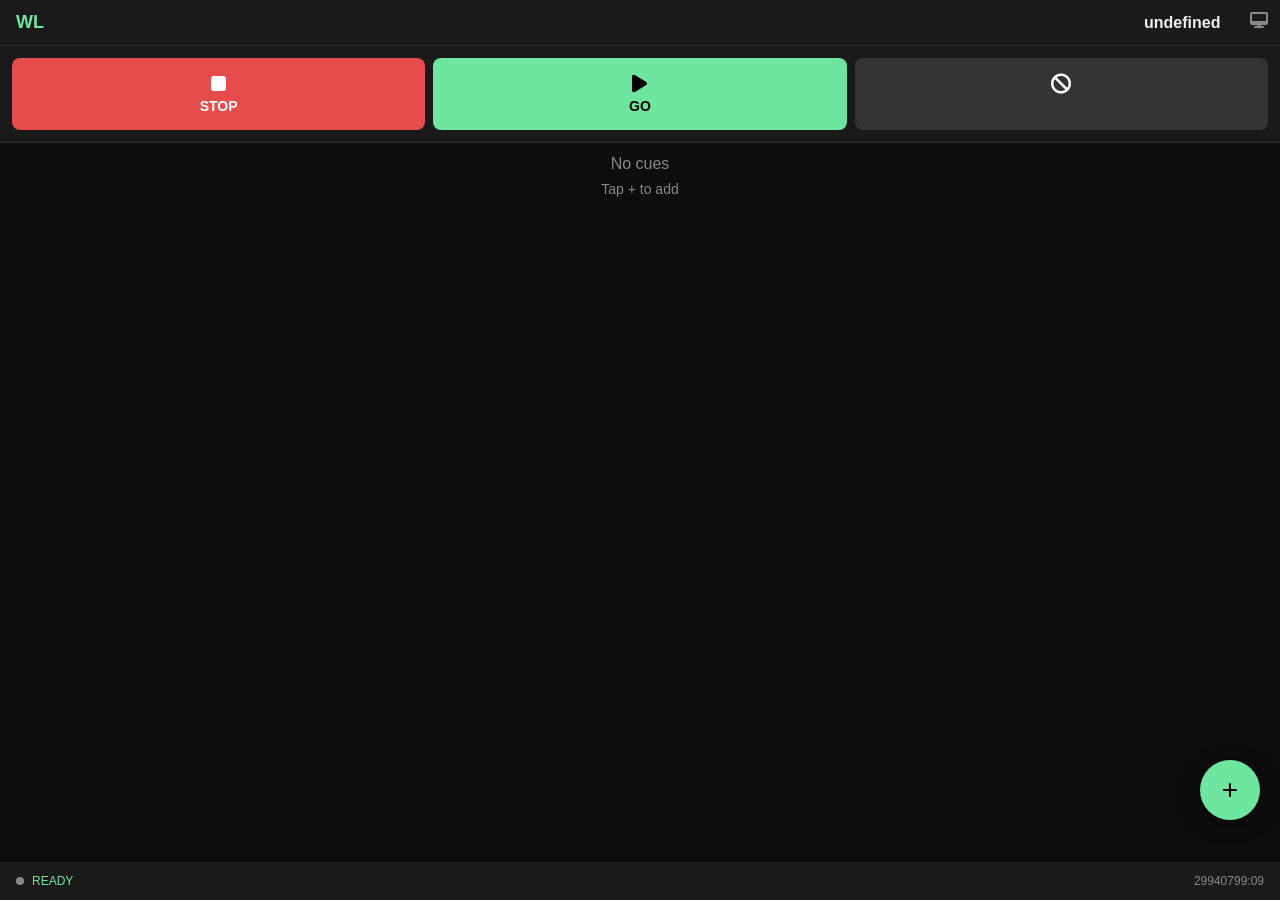
<file: mobile.html>
<!DOCTYPE html>
<html lang="en">
<head>
    <meta charset="UTF-8">
    <meta name="viewport" content="width=device-width, initial-scale=1.0, maximum-scale=1.0, user-scalable=no">
    <title>WebLab Mobile - Touch-friendly Show Control</title>
    <meta name="description" content="Mobile version of WebLab - free, browser-based show control software optimized for touch devices.">
    <meta name="keywords" content="show control, QLab alternative, mobile show control, DMX, QLC+, audio playback, touch control">
    <meta name="author" content="WebLab">
    <meta name="theme-color" content="#1a1a1a">
    <meta name="apple-mobile-web-app-capable" content="yes">
    <meta name="apple-mobile-web-app-status-bar-style" content="black">
    
    <!-- Open Graph -->
    <meta property="og:title" content="WebLab Mobile">
    <meta property="og:description" content="Touch-friendly show control for mobile devices">
    <meta property="og:type" content="website">
    <meta property="og:url" content="https://webcue.duckers.dev/mobile.html">
    <meta property="og:image" content="https://webcue.duckers.dev/icon-192.svg">
    
    <link rel="icon" type="image/svg+xml" href="favicon.svg">
    <link rel="apple-touch-icon" href="icon-192.svg">
    <link rel="manifest" href="manifest.json">
    <link rel="stylesheet" href="https://cdnjs.cloudflare.com/ajax/libs/font-awesome/6.4.0/css/all.min.css">
    <link rel="stylesheet" href="css/mobile.css">
</head>
<body>
    <a href="./" class="settings-link"><i class="fas fa-desktop"></i></a>
    
    <header>
        <h1>WL</h1>
        <input type="text" id="showName" value="Untitled Show" onchange="save()">
    </header>

    <div class="transport">
        <button class="btn-stop" onclick="stop()"><i class="fas fa-stop"></i> STOP</button>
        <button class="btn-go" onclick="go()"><i class="fas fa-play"></i> GO</button>
        <button class="btn-panic" onclick="panic()"><i class="fas fa-ban"></i></button>
    </div>

    <div class="main">
        <div class="cue-list" id="cueList">
            <div class="empty" id="empty">
                <div>No cues</div>
                <div style="font-size: 14px; margin-top: 8px;">Tap + to add</div>
            </div>
        </div>
    </div>

    <div class="add-bar">
        <button onclick="addCue()">+</button>
    </div>

    <footer>
        <div class="status">
            <div style="width: 8px; height: 8px; border-radius: 50%; background: var(--text-dim);" id="dot"></div>
            <span id="status">READY</span>
        </div>
        <div id="time">00:00</div>
    </footer>

    <!-- Edit Modal -->
    <div class="modal" id="editModal">
        <button class="close-modal" onclick="closeModal()">×</button>
        <div>
            <h2>EDIT CUE</h2>
            <input type="text" id="cueName" placeholder="Cue name">
            <select id="cueType">
                <option value="audio">AUDIO</option>
                <option value="video">VIDEO</option>
                <option value="wait">WAIT</option>
            </select>
            <div class="row">
                <input type="number" id="cueDuration" placeholder="Duration (s)" step="0.1">
            </div>
            <textarea id="cueNotes" placeholder="Notes" rows="2"></textarea>
            <input type="range" id="cueVolume" min="0" max="100" value="100">
            <label style="display: block; margin-bottom: 12px; font-size: 14px;">Volume: <span id="volDisplay">100%</span></label>
            <input type="file" id="cueFile" accept="audio/*,video/*" style="display: none;">
            <button class="btn-secondary" onclick="document.getElementById('cueFile').click()">
                <i class="fas fa-file"></i> Select File
            </button>
            <button class="btn-primary" onclick="saveCue()">SAVE</button>
            <button class="btn-secondary" style="margin-top: 8px; color: var(--red);" onclick="deleteCue()">DELETE</button>
        </div>
    </div>

    <script src="js/mobile.js"></script>
</body>
</html>
</file>
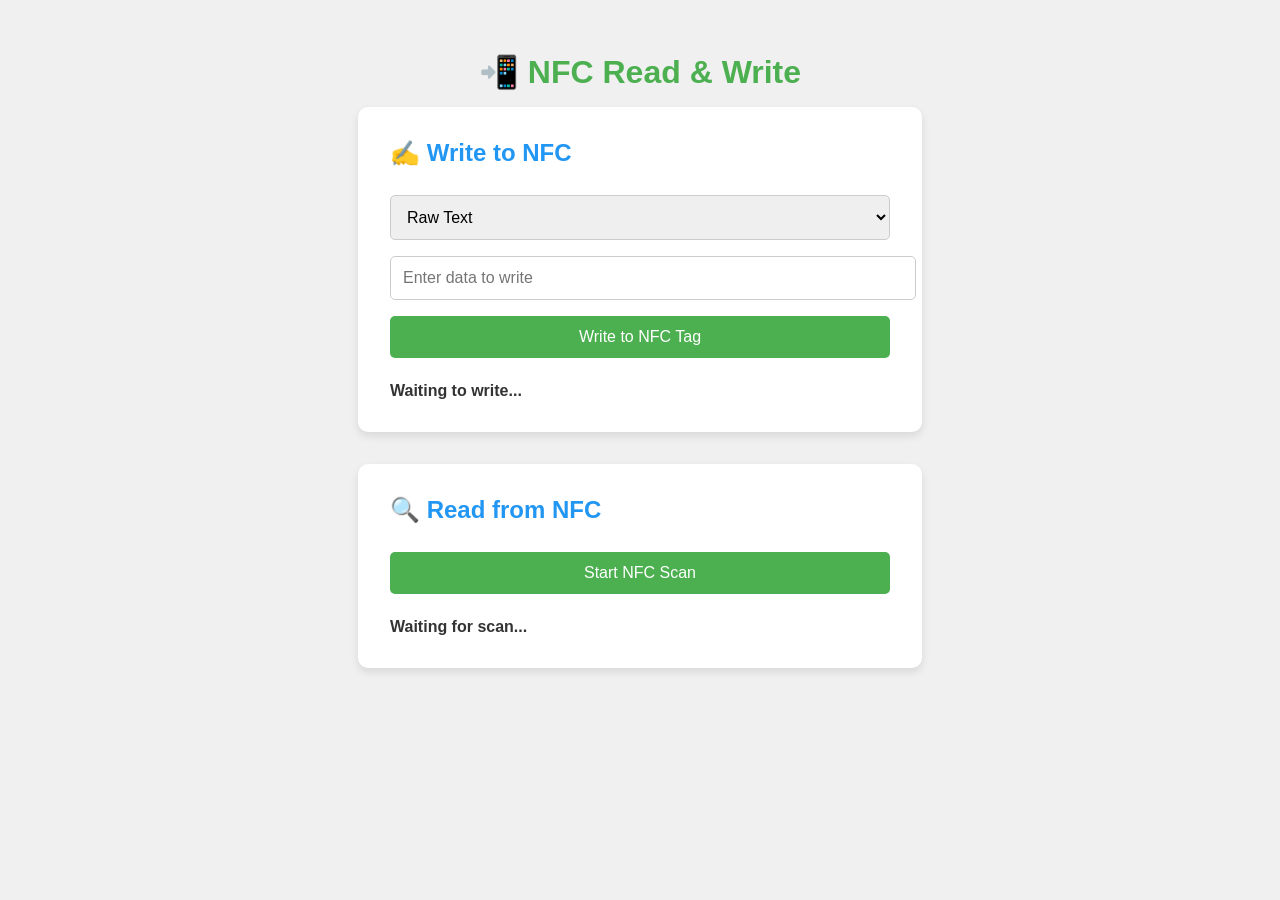
<file: NFC Tools by Duckers.html>
<!DOCTYPE html>
<html lang="en">
<head>
  <meta charset="UTF-8">
  <title>NFC Read & Write</title>
  <meta name="viewport" content="width=device-width, initial-scale=1.0">
  <style>
    :root {
      --primary: #4CAF50;
      --secondary: #f0f0f0;
      --text: #333;
      --accent: #2196F3;
    }

    body {
      margin: 0;
      font-family: 'Segoe UI', sans-serif;
      background: var(--secondary);
      color: var(--text);
      display: flex;
      flex-direction: column;
      align-items: center;
      padding: 2rem;
    }

    h1 {
      color: var(--primary);
      margin-bottom: 1rem;
    }

    .card {
      background: white;
      border-radius: 10px;
      box-shadow: 0 4px 8px rgba(0,0,0,0.1);
      padding: 2rem;
      max-width: 500px;
      width: 100%;
      margin-bottom: 2rem;
    }

    h2 {
      color: var(--accent);
      margin-top: 0;
    }

    select, input, button {
      width: 100%;
      padding: 0.75rem;
      margin: 0.5rem 0;
      font-size: 1rem;
      border: 1px solid #ccc;
      border-radius: 5px;
    }

    button {
      background: var(--primary);
      color: white;
      border: none;
      cursor: pointer;
      transition: background 0.3s ease;
    }

    button:hover {
      background: #45a049;
    }

    #status, #output {
      margin-top: 1rem;
      font-weight: bold;
      white-space: pre-wrap;
    }

    @media (max-width: 600px) {
      body {
        padding: 1rem;
      }
      .card {
        padding: 1rem;
      }
    }
  </style>
</head>
<body>
  <h1>📲 NFC Read & Write</h1>

  <div class="card">
    <h2>✍️ Write to NFC</h2>
    <select id="recordType">
      <option value="text">Raw Text</option>
      <option value="url">URL</option>
      <option value="app">App Launch URI</option>
    </select>
    <input type="text" id="nfcData" placeholder="Enter data to write">
    <button id="writeButton">Write to NFC Tag</button>
    <div id="status">Waiting to write...</div>
  </div>

  <div class="card">
    <h2>🔍 Read from NFC</h2>
    <button id="readButton">Start NFC Scan</button>
    <div id="output">Waiting for scan...</div>
  </div>

  <script>
    const writeButton = document.getElementById('writeButton');
    const readButton = document.getElementById('readButton');
    const nfcData = document.getElementById('nfcData');
    const recordType = document.getElementById('recordType');
    const status = document.getElementById('status');
    const output = document.getElementById('output');

    // Write to NFC
    writeButton.addEventListener('click', async () => {
      if ('NDEFWriter' in window) {
        try {
          const writer = new NDEFWriter();
          await writer.write({
            records: [{
              recordType: recordType.value === 'text' ? 'text' : 'url',
              data: nfcData.value
            }]
          });
          status.textContent = `✅ Wrote ${recordType.value} to NFC tag`;
        } catch (error) {
          status.textContent = `❌ Write failed: ${error}`;
        }
      } else {
        status.textContent = '🚫 Web NFC not supported';
      }
    });

    // Read from NFC
    readButton.addEventListener('click', async () => {
      if ('NDEFReader' in window) {
        try {
          const reader = new NDEFReader();
          await reader.scan();
          output.textContent = '📡 Scanning... Tap an NFC tag';

          reader.onreading = event => {
            const { message } = event;
            let tagContent = '';
            for (const record of message.records) {
              const textDecoder = new TextDecoder(record.encoding || 'utf-8');
              tagContent += textDecoder.decode(record.data) + '\n';
            }
            output.textContent = `📄 Tag Content:\n${tagContent}`;
          };

          reader.onerror = () => {
            output.textContent = '❌ Error reading NFC tag';
          };
        } catch (error) {
          output.textContent = `⚠️ Scan failed: ${error}`;
        }
      } else {
        output.textContent = '🚫 Web NFC not supported';
      }
    });
  </script>
</body>
</html>
</file>
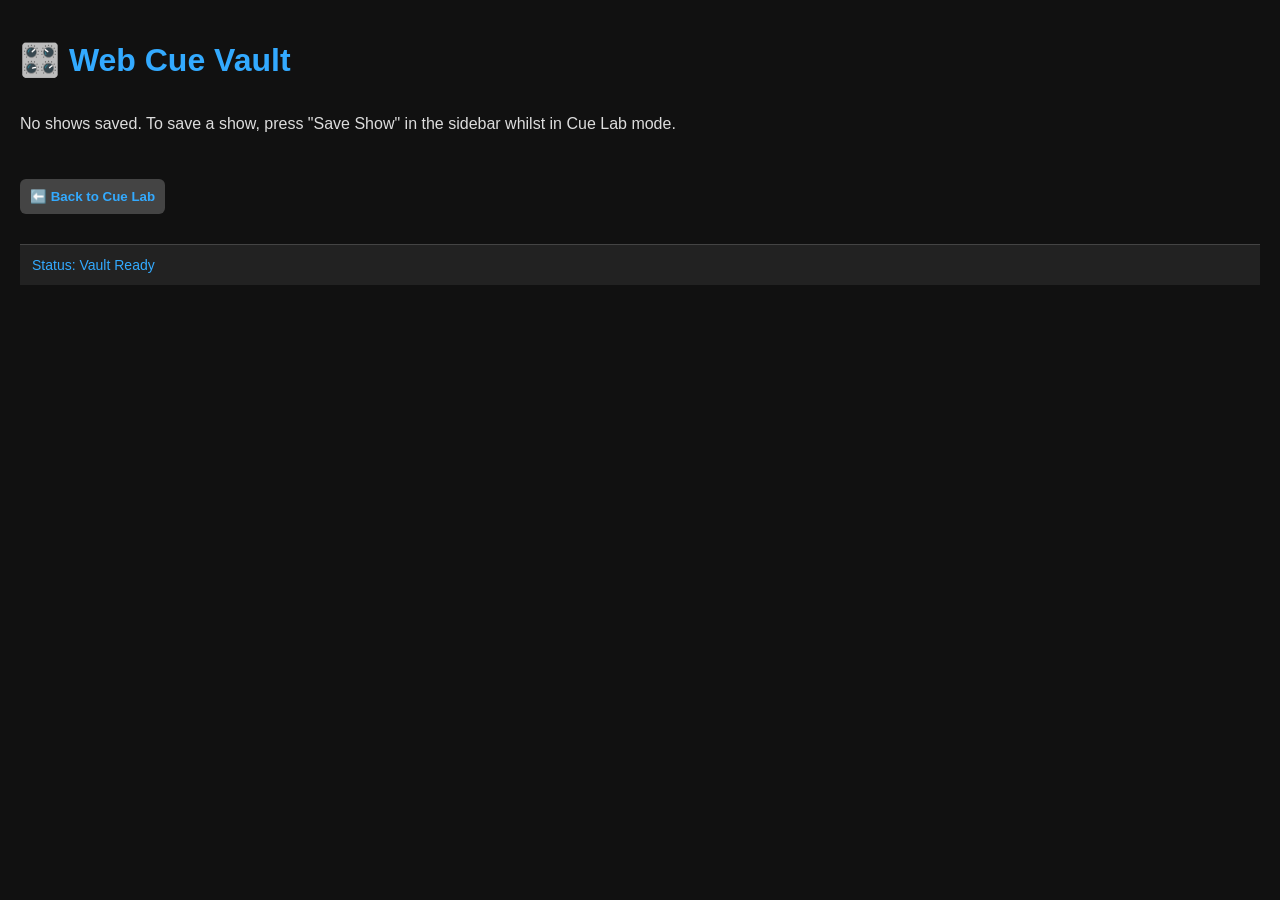
<file: shows.html>
<!DOCTYPE html>
<html lang="en">
<head>
  <meta charset="UTF-8">
  <title>Web Cue - Shows</title>
  <style>
    body {
      margin: 0;
      font-family: 'Segoe UI', sans-serif;
      background: #111;
      color: #ddd;
      padding: 20px;
    }
    h1 {
      color: #33aaff;
      margin-bottom: 20px;
    }
    .vaultGrid {
      display: grid;
      grid-template-columns: repeat(auto-fit, minmax(220px, 1fr));
      gap: 16px;
    }
    .showCard {
      background: #222;
      padding: 15px;
      border: 1px solid #444;
      border-radius: 8px;
      display: flex;
      flex-direction: column;
      gap: 10px;
      justify-content: space-between;
    }
    .showCard h3 {
      margin: 0;
      color: #33aaff;
    }
    .showCard p {
      margin: 0;
      font-size: 14px;
      color: #aaa;
    }
    .showCard button {
      padding: 6px;
      border: none;
      border-radius: 4px;
      cursor: pointer;
      font-size: 14px;
      background: #333;
      color: #ddd;
    }
    #statusBar {
      margin-top: 30px;
      padding: 12px;
      background: #222;
      border-top: 1px solid #444;
      color: #33aaff;
      font-size: 14px;
    }
    #backBtn {
      margin-top: 30px;
      background: #444;
      color: #33aaff;
      padding: 10px;
      font-weight: bold;
      border: none;
      border-radius: 6px;
      cursor: pointer;
    }
  </style>
</head>
<body>
  <h1>🎛️ Web Cue Vault</h1>
  <div class="vaultGrid" id="vaultGrid"></div>
  <button id="backBtn" onclick="window.location.href='index'">⬅️ Back to Cue Lab</button>
  <div id="statusBar">Status: Vault Ready</div>

  <script>
    function showStatusMessage(msg, duration = 3000) {
      const bar = document.getElementById("statusBar");
      bar.textContent = `🛎️ ${msg}`;
      setTimeout(() => bar.textContent = "Status: Vault Ready", duration);
    }

    function renderVault() {
      const grid = document.getElementById("vaultGrid");
      grid.innerHTML = '';
      const keys = Object.keys(localStorage).filter(k => k.startsWith("cueShow_v3_"));
      if (keys.length === 0) {
        grid.innerHTML = '<p>No shows saved. To save a show, press "Save Show" in the sidebar whilst in Cue Lab mode.</p>';
        return;
      }

      keys.forEach(key => {
        const name = key.replace("cueShow_v3_", "");
        const raw = localStorage.getItem(key);
        let cueCount = 0;
        try {
          const data = JSON.parse(raw);
          cueCount = data.length;
        } catch {}

        const card = document.createElement("div");
        card.className = "showCard";
        card.innerHTML = `
          <h3>${name}</h3>
          <p>💡 ${cueCount} cue${cueCount !== 1 ? "s" : ""}</p>
          <button onclick="openShow('${name}')">▶️ Open Show</button>
          <button onclick="deleteShow('${name}')">🗑️ Delete Show</button>
        `;
        grid.appendChild(card);
      });
    }

    function openShow(name) {
      sessionStorage.setItem("loadShowName", name);
      window.location.href = "index";
    }

    function deleteShow(name) {
      if (confirm(`Delete show "${name}"? This action cannot be undone.`)) {
        localStorage.removeItem(`cueShow_v3_${name}`);
        showStatusMessage(`🗑️ "${name}" deleted.`);
        renderVault();
      }
    }

    renderVault();
  </script>
</body>
</html>
</file>
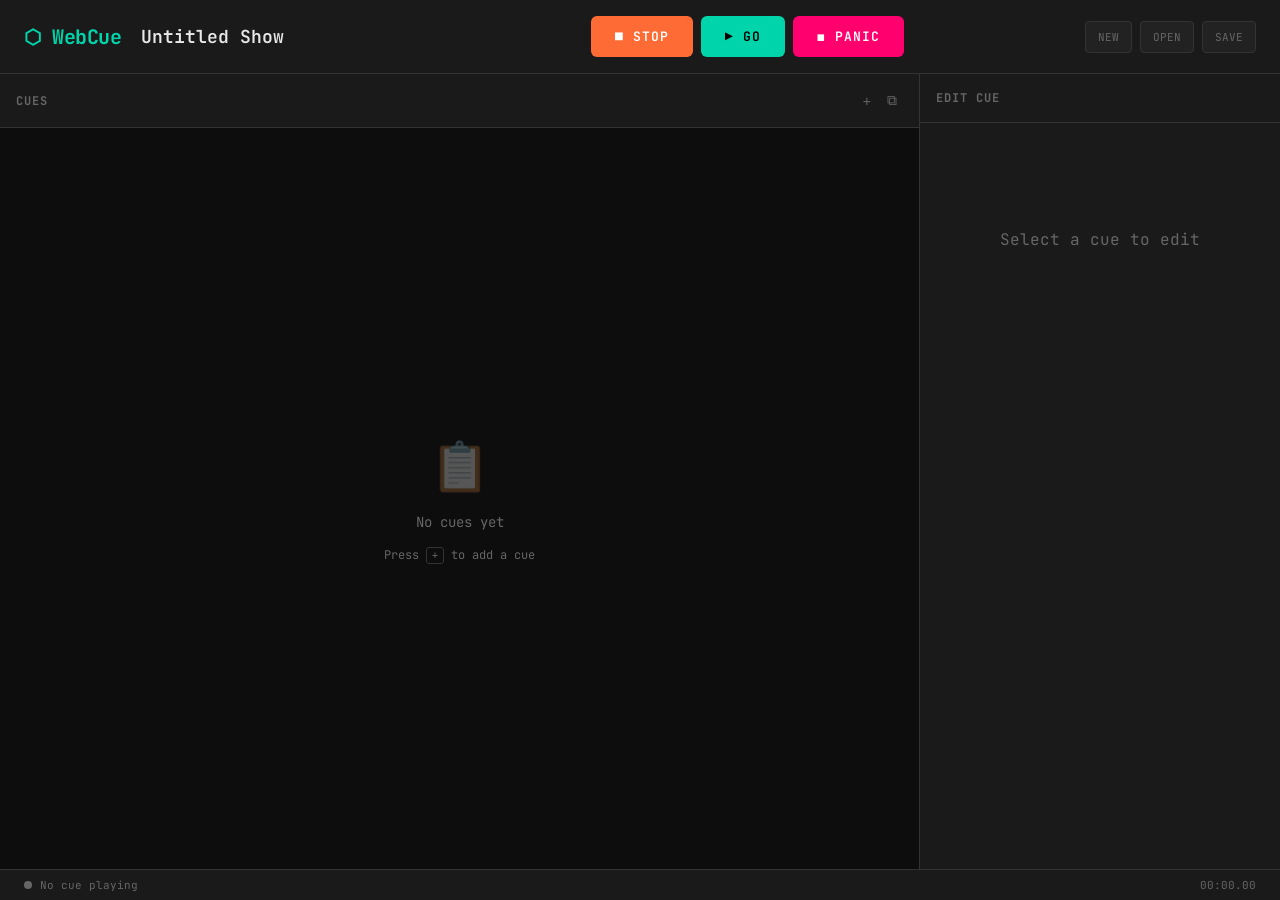
<file: versions/full.html>
<!DOCTYPE html>
<html lang="en">
<head>
    <meta charset="UTF-8">
    <meta name="viewport" content="width=device-width, initial-scale=1.0">
    <title>WebCue - Show Control</title>
    <link rel="preconnect" href="https://fonts.googleapis.com">
    <link rel="preconnect" href="https://fonts.gstatic.com" crossorigin>
    <link href="https://fonts.googleapis.com/css2?family=JetBrains+Mono:wght@400;600;700&display=swap" rel="stylesheet">
    <style>
        * {
            margin: 0;
            padding: 0;
            box-sizing: border-box;
        }

        :root {
            --bg: #0d0d0d;
            --surface: #1a1a1a;
            --surface-hover: #222222;
            --border: #333333;
            --primary: #00d4aa;
            --primary-dim: #00a88a;
            --stop: #ff6b35;
            --pause: #ffbe0b;
            --panic: #ff006e;
            --text: #e8e8e8;
            --text-dim: #666666;
            --selected: rgba(0, 212, 170, 0.15);
            --running: rgba(0, 212, 170, 0.25);
        }

        body {
            font-family: 'JetBrains Mono', monospace;
            background: var(--bg);
            color: var(--text);
            height: 100vh;
            display: flex;
            flex-direction: column;
            overflow: hidden;
        }

        /* Header */
        header {
            background: var(--surface);
            padding: 16px 24px;
            display: flex;
            align-items: center;
            justify-content: space-between;
            border-bottom: 1px solid var(--border);
        }

        .show-title {
            display: flex;
            align-items: center;
            gap: 12px;
        }

        .show-title h1 {
            font-size: 20px;
            font-weight: 700;
            color: var(--primary);
            letter-spacing: -0.5px;
        }

        .show-title input {
            background: transparent;
            border: none;
            color: var(--text);
            font-family: inherit;
            font-size: 18px;
            font-weight: 600;
            outline: none;
            padding: 4px 8px;
            border-radius: 4px;
        }

        .show-title input:hover, .show-title input:focus {
            background: var(--surface-hover);
        }

        .transport {
            display: flex;
            gap: 8px;
        }

        .transport button {
            font-family: inherit;
            font-size: 13px;
            font-weight: 600;
            padding: 12px 24px;
            border: none;
            border-radius: 6px;
            cursor: pointer;
            transition: all 0.15s ease;
            text-transform: uppercase;
            letter-spacing: 1px;
        }

        .btn-go {
            background: var(--primary);
            color: #000;
        }

        .btn-go:hover {
            background: var(--primary-dim);
            transform: translateY(-1px);
        }

        .btn-stop {
            background: var(--stop);
            color: #fff;
        }

        .btn-stop:hover {
            filter: brightness(1.1);
        }

        .btn-panic {
            background: var(--panic);
            color: #fff;
            padding: 12px 16px;
        }

        .btn-panic:hover {
            filter: brightness(1.1);
        }

        .header-actions {
            display: flex;
            gap: 8px;
        }

        .header-actions button {
            background: var(--surface-hover);
            border: 1px solid var(--border);
            color: var(--text-dim);
            padding: 8px 12px;
            border-radius: 4px;
            cursor: pointer;
            font-family: inherit;
            font-size: 11px;
            text-transform: uppercase;
            transition: all 0.15s ease;
        }

        .header-actions button:hover {
            background: var(--border);
            color: var(--text);
        }

        /* Main */
        main {
            flex: 1;
            display: flex;
            overflow: hidden;
        }

        /* Cue List */
        .cue-list-container {
            flex: 1;
            display: flex;
            flex-direction: column;
            border-right: 1px solid var(--border);
            min-width: 0;
        }

        .cue-list-header {
            padding: 12px 16px;
            background: var(--surface);
            border-bottom: 1px solid var(--border);
            display: flex;
            justify-content: space-between;
            align-items: center;
        }

        .cue-list-header h2 {
            font-size: 12px;
            text-transform: uppercase;
            letter-spacing: 1px;
            color: var(--text-dim);
        }

        .cue-list-actions {
            display: flex;
            gap: 4px;
        }

        .cue-list-actions button {
            background: transparent;
            border: none;
            color: var(--text-dim);
            cursor: pointer;
            padding: 6px;
            border-radius: 4px;
            font-size: 14px;
            transition: all 0.15s ease;
        }

        .cue-list-actions button:hover {
            background: var(--surface-hover);
            color: var(--text);
        }

        .cue-list {
            flex: 1;
            overflow-y: auto;
            padding: 8px;
        }

        .cue-list::-webkit-scrollbar {
            width: 8px;
        }

        .cue-list::-webkit-scrollbar-track {
            background: var(--bg);
        }

        .cue-list::-webkit-scrollbar-thumb {
            background: var(--border);
            border-radius: 4px;
        }

        .cue-item {
            display: flex;
            align-items: center;
            padding: 10px 12px;
            margin-bottom: 4px;
            background: var(--surface);
            border-radius: 6px;
            cursor: pointer;
            transition: all 0.15s ease;
            border: 1px solid transparent;
            border-left: 3px solid transparent;
        }

        .cue-item:hover {
            background: var(--surface-hover);
        }

        .cue-item.selected {
            background: var(--selected);
            border-color: var(--primary);
        }

        .cue-item.running {
            background: var(--running);
            border-left-color: var(--primary);
            animation: pulse 1s ease-in-out infinite;
        }

        @keyframes pulse {
            0%, 100% { border-left-color: var(--primary); }
            50% { border-left-color: var(--primary-dim); }
        }

        .cue-number {
            font-size: 11px;
            color: var(--text-dim);
            width: 32px;
            text-align: center;
        }

        .cue-icon {
            width: 28px;
            height: 28px;
            display: flex;
            align-items: center;
            justify-content: center;
            background: var(--bg);
            border-radius: 4px;
            margin-right: 12px;
            font-size: 14px;
        }

        .cue-name {
            flex: 1;
            font-size: 13px;
            white-space: nowrap;
            overflow: hidden;
            text-overflow: ellipsis;
        }

        .cue-duration {
            font-size: 11px;
            color: var(--text-dim);
            margin-left: 12px;
        }

        .cue-empty {
            display: flex;
            flex-direction: column;
            align-items: center;
            justify-content: center;
            height: 100%;
            color: var(--text-dim);
            font-size: 14px;
            gap: 16px;
        }

        .cue-empty-icon {
            font-size: 48px;
            opacity: 0.3;
        }

        /* Editor Panel */
        .editor-panel {
            width: 360px;
            background: var(--surface);
            display: flex;
            flex-direction: column;
            overflow: hidden;
        }

        .editor-header {
            padding: 16px;
            border-bottom: 1px solid var(--border);
            display: flex;
            justify-content: space-between;
            align-items: center;
        }

        .editor-header h2 {
            font-size: 12px;
            text-transform: uppercase;
            letter-spacing: 1px;
            color: var(--text-dim);
        }

        .editor-content {
            flex: 1;
            overflow-y: auto;
            padding: 16px;
        }

        .editor-empty {
            display: flex;
            flex-direction: column;
            align-items: center;
            justify-content: center;
            height: 200px;
            color: var(--text-dim);
            text-align: center;
        }

        .form-group {
            margin-bottom: 16px;
        }

        .form-group label {
            display: block;
            font-size: 10px;
            text-transform: uppercase;
            letter-spacing: 1px;
            color: var(--text-dim);
            margin-bottom: 6px;
        }

        .form-group input,
        .form-group select,
        .form-group textarea {
            width: 100%;
            background: var(--bg);
            border: 1px solid var(--border);
            color: var(--text);
            padding: 10px 12px;
            border-radius: 4px;
            font-family: inherit;
            font-size: 13px;
            outline: none;
            transition: border-color 0.15s ease;
        }

        .form-group input:focus,
        .form-group select:focus,
        .form-group textarea:focus {
            border-color: var(--primary);
        }

        .form-group textarea {
            resize: vertical;
            min-height: 60px;
        }

        .form-row {
            display: flex;
            gap: 12px;
        }

        .form-row .form-group {
            flex: 1;
        }

        .file-input-wrapper {
            position: relative;
        }

        .file-input-wrapper input[type="file"] {
            position: absolute;
            opacity: 0;
            width: 100%;
            height: 100%;
            cursor: pointer;
        }

        .file-input-display {
            background: var(--bg);
            border: 1px solid var(--border);
            padding: 10px 12px;
            border-radius: 4px;
            font-size: 12px;
            color: var(--text-dim);
            white-space: nowrap;
            overflow: hidden;
            text-overflow: ellipsis;
        }

        .file-input-wrapper:hover .file-input-display {
            border-color: var(--primary);
        }

        .color-picker-wrapper {
            display: flex;
            gap: 8px;
            flex-wrap: wrap;
        }

        .color-swatch {
            width: 28px;
            height: 28px;
            border-radius: 4px;
            cursor: pointer;
            border: 2px solid transparent;
            transition: all 0.15s ease;
        }

        .color-swatch:hover, .color-swatch.selected {
            border-color: #fff;
            transform: scale(1.1);
        }

        .editor-footer {
            padding: 16px;
            border-top: 1px solid var(--border);
        }

        .btn-delete {
            width: 100%;
            background: transparent;
            border: 1px solid var(--panic);
            color: var(--panic);
            padding: 10px;
            border-radius: 4px;
            cursor: pointer;
            font-family: inherit;
            font-size: 12px;
            text-transform: uppercase;
            letter-spacing: 1px;
            transition: all 0.15s ease;
        }

        .btn-delete:hover {
            background: var(--panic);
            color: #fff;
        }

        /* Footer */
        footer {
            background: var(--surface);
            padding: 8px 24px;
            border-top: 1px solid var(--border);
            display: flex;
            justify-content: space-between;
            align-items: center;
            font-size: 11px;
            color: var(--text-dim);
        }

        .status-cue {
            display: flex;
            align-items: center;
            gap: 8px;
        }

        .status-indicator {
            width: 8px;
            height: 8px;
            border-radius: 50%;
            background: var(--text-dim);
        }

        .status-indicator.active {
            background: var(--primary);
            animation: pulse 1s ease-in-out infinite;
        }

        .status-time {
            font-variant-numeric: tabular-nums;
        }

        /* Keyboard hints */
        kbd {
            background: var(--bg);
            border: 1px solid var(--border);
            border-radius: 3px;
            padding: 2px 5px;
            font-size: 10px;
            color: var(--text-dim);
        }

        /* Modal */
        .modal-overlay {
            position: fixed;
            inset: 0;
            background: rgba(0, 0, 0, 0.8);
            display: none;
            align-items: center;
            justify-content: center;
            z-index: 1000;
        }

        .modal-overlay.active {
            display: flex;
        }

        .modal {
            background: var(--surface);
            border-radius: 8px;
            padding: 24px;
            max-width: 400px;
            width: 90%;
            border: 1px solid var(--border);
        }

        .modal h3 {
            font-size: 16px;
            margin-bottom: 16px;
        }

        .modal-actions {
            display: flex;
            gap: 8px;
            justify-content: flex-end;
            margin-top: 20px;
        }

        .modal-actions button {
            font-family: inherit;
            font-size: 12px;
            padding: 8px 16px;
            border-radius: 4px;
            cursor: pointer;
            border: none;
        }

        .modal-actions .btn-cancel {
            background: var(--surface-hover);
            color: var(--text);
        }

        .modal-actions .btn-confirm {
            background: var(--primary);
            color: #000;
        }

        /* Toast */
        .toast {
            position: fixed;
            bottom: 60px;
            left: 50%;
            transform: translateX(-50%) translateY(100px);
            background: var(--surface);
            border: 1px solid var(--border);
            padding: 12px 20px;
            border-radius: 6px;
            font-size: 13px;
            opacity: 0;
            transition: all 0.3s ease;
            z-index: 1001;
        }

        .toast.show {
            transform: translateX(-50%) translateY(0);
            opacity: 1;
        }

        /* Drag and drop */
        .cue-item.dragging {
            opacity: 0.5;
        }

        .cue-item.drag-over {
            border-top: 2px solid var(--primary);
        }
    </style>
</head>
<body>
    <header>
            <div class="show-title">
                <h1>⬡ WebCue</h1>
                <input type="text" id="showName" value="Untitled Show" spellcheck="false">
            </div>
            <div class="transport">
                <button class="btn-stop" id="btnStop" title="Stop (Esc)">■ Stop</button>
                <button class="btn-go" id="btnGo" title="Go (Space)">▶ Go</button>
                <button class="btn-panic" id="btnPanic" title="Panic">◼ Panic</button>
            </div>
            <div class="header-actions">
                <button id="btnNew">New</button>
                <button id="btnOpen">Open</button>
                <button id="btnSave">Save</button>
            </div>
        </header>

    <main>
        <div class="cue-list-container">
            <div class="cue-list-header">
                <h2>Cues</h2>
                <div class="cue-list-actions">
                    <button id="btnAddCue" title="Add Cue">+</button>
                    <button id="btnDuplicate" title="Duplicate">⧉</button>
                </div>
            </div>
            <div class="cue-list" id="cueList">
                <div class="cue-empty" id="cueEmpty">
                    <div class="cue-empty-icon">📋</div>
                    <div>No cues yet</div>
                    <div style="font-size: 12px;">Press <kbd>+</kbd> to add a cue</div>
                </div>
            </div>
        </div>

        <div class="editor-panel">
            <div class="editor-header">
                <h2>Edit Cue</h2>
            </div>
            <div class="editor-content" id="editorContent">
                <div class="editor-empty" id="editorEmpty">
                    <div>Select a cue to edit</div>
                </div>
                <div id="editorForm" style="display: none;">
                    <div class="form-group">
                        <label>Name</label>
                        <input type="text" id="cueName" placeholder="Cue name">
                    </div>
                    <div class="form-group">
                        <label>Type</label>
                        <select id="cueType">
                            <option value="audio">🔊 Audio</option>
                            <option value="video">🎬 Video</option>
                            <option value="wait">⏱ Wait</option>
                            <option value="command">💻 Command</option>
                            <option value="group">📁 Group</option>
                        </select>
                    </div>
                    <div class="form-group file-input-wrapper" id="fileGroup">
                        <label>Media File</label>
                        <input type="file" id="cueFile" accept="audio/*,video/*">
                        <div class="file-input-display" id="fileDisplay">Click to select file...</div>
                    </div>
                    <div class="form-row">
                        <div class="form-group">
                            <label>Duration (s)</label>
                            <input type="number" id="cueDuration" placeholder="0" min="0" step="0.1">
                        </div>
                        <div class="form-group">
                            <label>Fade In (s)</label>
                            <input type="number" id="cueFadeIn" placeholder="0" min="0" step="0.1">
                        </div>
                    </div>
                    <div class="form-group">
                        <label>Fade Out (s)</label>
                        <input type="number" id="cueFadeOut" placeholder="0" min="0" step="0.1">
                    </div>
                    <div class="form-group">
                        <label>Volume</label>
                        <input type="range" id="cueVolume" min="0" max="100" value="100" style="width: 100%;">
                    </div>
                    <div class="form-group" id="commandGroup" style="display: none;">
                        <label>Command URL</label>
                        <input type="text" id="cueCommand" placeholder="http://example.com/api">
                    </div>
                    <div class="form-group">
                        <label>Notes</label>
                        <textarea id="cueNotes" placeholder="Notes..."></textarea>
                    </div>
                    <div class="form-group">
                        <label>Color</label>
                        <div class="color-picker-wrapper" id="colorPicker">
                            <div class="color-swatch selected" style="background: var(--primary);" data-color="primary"></div>
                            <div class="color-swatch" style="background: #ff6b35;" data-color="orange"></div>
                            <div class="color-swatch" style="background: #ff006e;" data-color="pink"></div>
                            <div class="color-swatch" style="background: #8338ec;" data-color="purple"></div>
                            <div class="color-swatch" style="background: #3a86ff;" data-color="blue"></div>
                            <div class="color-swatch" style="background: #06d6a0;" data-color="green"></div>
                            <div class="color-swatch" style="background: #ffbe0b;" data-color="yellow"></div>
                        </div>
                    </div>
                </div>
            </div>
            <div class="editor-footer" id="editorFooter" style="display: none;">
                <button class="btn-delete" id="btnDeleteCue">Delete Cue</button>
            </div>
        </div>
    </main>

    <footer>
        <div class="status-cue">
            <div class="status-indicator" id="statusIndicator"></div>
            <span id="statusCue">No cue playing</span>
        </div>
        <div class="status-time">
            <span id="statusTime">00:00.00</span>
        </div>
    </footer>

    <div class="modal-overlay" id="newShowModal">
        <div class="modal">
            <h3>New Show</h3>
            <p style="color: var(--text-dim); font-size: 13px;">This will clear all current cues. Continue?</p>
            <div class="modal-actions">
                <button class="btn-cancel" id="newShowCancel">Cancel</button>
                <button class="btn-confirm" id="newShowConfirm">New Show</button>
            </div>
        </div>
    </div>

    <div class="toast" id="toast"></div>

    <input type="file" id="fileInput" accept=".json" style="display: none;">

    <script>
        // State
        let show = {
            name: 'Untitled Show',
            cues: []
        };
        let selectedCueIndex = -1;
        let runningCueIndex = -1;
        let audioContext = null;
        let currentAudio = null;
        let currentVideo = null;
        let startTime = 0;
        let animationFrame = null;

        // DOM Elements
        const cueList = document.getElementById('cueList');
        const cueEmpty = document.getElementById('cueEmpty');
        const editorEmpty = document.getElementById('editorEmpty');
        const editorForm = document.getElementById('editorForm');
        const editorFooter = document.getElementById('editorFooter');
        const showNameInput = document.getElementById('showName');
        const statusCue = document.getElementById('statusCue');
        const statusIndicator = document.getElementById('statusIndicator');
        const statusTime = document.getElementById('statusTime');
        const toast = document.getElementById('toast');

        // Audio/Video elements
        let audioElement = null;
        let videoElement = null;

        // Initialize
        function init() {
            loadFromLocalStorage();
            renderCueList();
            setupEventListeners();
            setupKeyboardShortcuts();
        }

        // Event Listeners
        function setupEventListeners() {
            document.getElementById('btnGo').addEventListener('click', goCue);
            document.getElementById('btnStop').addEventListener('click', stopCue);
            document.getElementById('btnPanic').addEventListener('click', panic);
            document.getElementById('btnAddCue').addEventListener('click', addCue);
            document.getElementById('btnDuplicate').addEventListener('click', duplicateCue);
            document.getElementById('btnDeleteCue').addEventListener('click', deleteCue);
            document.getElementById('btnNew').addEventListener('click', showNewModal);
            document.getElementById('btnOpen').addEventListener('click', openShow);
            document.getElementById('btnSave').addEventListener('click', saveShow);

            document.getElementById('newShowCancel').addEventListener('click', hideNewModal);
            document.getElementById('newShowConfirm').addEventListener('click', newShow);

            showNameInput.addEventListener('input', (e) => {
                show.name = e.target.value;
                saveToLocalStorage();
            });

            // Editor form listeners
            ['cueName', 'cueType', 'cueDuration', 'cueFadeIn', 'cueFadeOut', 'cueVolume', 'cueCommand', 'cueNotes'].forEach(id => {
                document.getElementById(id).addEventListener('input', updateSelectedCue);
            });

            document.getElementById('cueType').addEventListener('change', (e) => {
                const fileGroup = document.getElementById('fileGroup');
                const commandGroup = document.getElementById('commandGroup');
                if (e.target.value === 'audio' || e.target.value === 'video') {
                    fileGroup.style.display = 'block';
                    commandGroup.style.display = 'none';
                } else if (e.target.value === 'command') {
                    fileGroup.style.display = 'none';
                    commandGroup.style.display = 'block';
                } else {
                    fileGroup.style.display = 'none';
                    commandGroup.style.display = 'none';
                }
                updateSelectedCue();
            });

            document.getElementById('cueFile').addEventListener('change', (e) => {
                const file = e.target.files[0];
                if (file) {
                    document.getElementById('fileDisplay').textContent = file.name;
                    if (selectedCueIndex >= 0) {
                        const reader = new FileReader();
                        reader.onload = (ev) => {
                            show.cues[selectedCueIndex].fileData = ev.target.result;
                            saveToLocalStorage();
                        };
                        reader.readAsDataURL(file);
                    }
                }
            });

            document.getElementById('colorPicker').addEventListener('click', (e) => {
                if (e.target.classList.contains('color-swatch')) {
                    document.querySelectorAll('.color-swatch').forEach(s => s.classList.remove('selected'));
                    e.target.classList.add('selected');
                    updateSelectedCue();
                }
            });

            // File input for opening shows
            document.getElementById('fileInput').addEventListener('change', (e) => {
                const file = e.target.files[0];
                if (file) {
                    const reader = new FileReader();
                    reader.onload = (ev) => {
                        try {
                            show = JSON.parse(ev.target.result);
                            showNameInput.value = show.name;
                            selectedCueIndex = -1;
                            runningCueIndex = -1;
                            renderCueList();
                            saveToLocalStorage();
                            showToast('Show loaded');
                        } catch (err) {
                            showToast('Error loading show file');
                        }
                    };
                    reader.readAsText(file);
                }
            });
        }

        function setupKeyboardShortcuts() {
            document.addEventListener('keydown', (e) => {
                if (e.target.tagName === 'INPUT' || e.target.tagName === 'TEXTAREA') return;

                if (e.code === 'Space') {
                    e.preventDefault();
                    goCue();
                } else if (e.code === 'Escape') {
                    stopCue();
                } else if (e.code === 'Enter') {
                    if (selectedCueIndex >= 0) {
                        fireCue(selectedCueIndex);
                    }
                } else if (e.code === 'Delete') {
                    if (selectedCueIndex >= 0) {
                        deleteCue();
                    }
                } else if (e.code === 'ArrowDown') {
                    e.preventDefault();
                    if (selectedCueIndex < show.cues.length - 1) {
                        selectedCueIndex++;
                        renderCueList();
                        loadCueIntoEditor();
                    }
                } else if (e.code === 'ArrowUp') {
                    e.preventDefault();
                    if (selectedCueIndex > 0) {
                        selectedCueIndex--;
                        renderCueList();
                        loadCueIntoEditor();
                    }
                }
            });
        }

        // Cue Management
        function addCue() {
            const newCue = {
                id: Date.now(),
                name: `Cue ${show.cues.length + 1}`,
                type: 'audio',
                duration: 0,
                fadeIn: 0,
                fadeOut: 0,
                volume: 100,
                color: 'primary',
                notes: '',
                fileData: null
            };
            show.cues.push(newCue);
            selectedCueIndex = show.cues.length - 1;
            renderCueList();
            loadCueIntoEditor();
            saveToLocalStorage();
            showToast('Cue added');
        }

        function duplicateCue() {
            if (selectedCueIndex < 0) return;
            const cue = show.cues[selectedCueIndex];
            const newCue = { ...cue, id: Date.now(), name: cue.name + ' (copy)' };
            show.cues.splice(selectedCueIndex + 1, 0, newCue);
            selectedCueIndex++;
            renderCueList();
            loadCueIntoEditor();
            saveToLocalStorage();
            showToast('Cue duplicated');
        }

        function deleteCue() {
            if (selectedCueIndex < 0) return;
            show.cues.splice(selectedCueIndex, 1);
            selectedCueIndex = Math.min(selectedCueIndex, show.cues.length - 1);
            renderCueList();
            loadCueIntoEditor();
            saveToLocalStorage();
            showToast('Cue deleted');
        }

        function updateSelectedCue() {
            if (selectedCueIndex < 0) return;
            const cue = show.cues[selectedCueIndex];
            cue.name = document.getElementById('cueName').value;
            cue.type = document.getElementById('cueType').value;
            cue.duration = parseFloat(document.getElementById('cueDuration').value) || 0;
            cue.fadeIn = parseFloat(document.getElementById('cueFadeIn').value) || 0;
            cue.fadeOut = parseFloat(document.getElementById('cueFadeOut').value) || 0;
            cue.volume = parseInt(document.getElementById('cueVolume').value) || 100;
            cue.command = document.getElementById('cueCommand').value;
            cue.notes = document.getElementById('cueNotes').value;
            
            const selectedColor = document.querySelector('.color-swatch.selected');
            if (selectedColor) {
                cue.color = selectedColor.dataset.color;
            }

            renderCueList();
            saveToLocalStorage();
        }

        // Playback
        function goCue() {
            if (selectedCueIndex >= 0) {
                fireCue(selectedCueIndex);
            } else if (show.cues.length > 0) {
                fireCue(0);
                selectedCueIndex = 0;
                renderCueList();
            }
        }

        function fireCue(index) {
            stopCue();
            const cue = show.cues[index];
            if (!cue) return;

            runningCueIndex = index;
            startTime = Date.now();
            renderCueList();
            updateStatus();

            if (cue.type === 'audio' || cue.type === 'video') {
                if (cue.fileData) {
                    if (cue.type === 'audio') {
                        playAudio(cue);
                    } else {
                        playVideo(cue);
                    }
                } else {
                    showToast('No media file loaded');
                    runningCueIndex = -1;
                    renderCueList();
                    updateStatus();
                }
            } else if (cue.type === 'wait') {
                setTimeout(() => {
                    if (runningCueIndex === index) {
                        runningCueIndex = -1;
                        renderCueList();
                        updateStatus();
                    }
                }, cue.duration * 1000);
            } else if (cue.type === 'command') {
                if (cue.command) {
                    fetch(cue.command, { mode: 'no-cors' })
                        .catch(() => {})
                        .finally(() => {
                            if (runningCueIndex === index) {
                                runningCueIndex = -1;
                                renderCueList();
                                updateStatus();
                            }
                        });
                }
            }
        }

        function playAudio(cue) {
            if (!audioContext) {
                audioContext = new (window.AudioContext || window.webkitAudioContext)();
            }

            audioElement = new Audio();
            audioElement.src = cue.fileData;
            audioElement.volume = cue.volume / 100;

            if (cue.fadeIn > 0) {
                audioElement.volume = 0;
                fadeIn(audioElement, cue.volume / 100, cue.fadeIn);
            }

            audioElement.play().catch(() => {
                showToast('Error playing audio');
            });

            audioElement.onended = () => {
                if (runningCueIndex === selectedCueIndex) {
                    runningCueIndex = -1;
                    renderCueList();
                    updateStatus();
                }
            };
        }

        function playVideo(cue) {
            videoElement = document.createElement('video');
            videoElement.src = cue.fileData;
            videoElement.volume = cue.volume / 100;
            videoElement.style.position = 'fixed';
            videoElement.style.top = '0';
            videoElement.style.left = '0';
            videoElement.style.width = '100%';
            videoElement.style.height = '100%';
            videoElement.style.objectFit = 'contain';
            videoElement.style.background = '#000';
            videoElement.style.zIndex = '999';
            document.body.appendChild(videoElement);

            if (cue.fadeIn > 0) {
                videoElement.volume = 0;
                fadeIn(videoElement, cue.volume / 100, cue.fadeIn);
            }

            videoElement.play().catch(() => {
                showToast('Error playing video');
            });

            videoElement.onended = () => {
                if (videoElement && videoElement.parentNode) {
                    videoElement.parentNode.removeChild(videoElement);
                }
                if (runningCueIndex === selectedCueIndex) {
                    runningCueIndex = -1;
                    renderCueList();
                    updateStatus();
                }
            };
        }

        function fadeIn(element, targetVolume, duration) {
            const steps = 50;
            const interval = (duration * 1000) / steps;
            const increment = targetVolume / steps;
            let current = 0;

            const fadeInterval = setInterval(() => {
                current += increment;
                if (current >= targetVolume) {
                    element.volume = targetVolume;
                    clearInterval(fadeInterval);
                } else {
                    element.volume = current;
                }
            }, interval);
        }

        function stopCue() {
            if (audioElement) {
                audioElement.pause();
                audioElement = null;
            }
            if (videoElement) {
                videoElement.pause();
                if (videoElement.parentNode) {
                    videoElement.parentNode.removeChild(videoElement);
                }
                videoElement = null;
            }
            runningCueIndex = -1;
            renderCueList();
            updateStatus();
        }

        function panic() {
            stopCue();
            showToast('All cues stopped');
        }

        // UI Updates
        function renderCueList() {
            if (show.cues.length === 0) {
                cueEmpty.style.display = 'flex';
                cueList.querySelectorAll('.cue-item').forEach(el => el.remove());
                return;
            }

            cueEmpty.style.display = 'none';

            const existingItems = cueList.querySelectorAll('.cue-item');
            existingItems.forEach(el => el.remove());

            show.cues.forEach((cue, index) => {
                const item = document.createElement('div');
                item.className = 'cue-item';
                if (index === selectedCueIndex) item.classList.add('selected');
                if (index === runningCueIndex) item.classList.add('running');
                item.draggable = true;

                const icons = {
                    audio: '🔊',
                    video: '🎬',
                    wait: '⏱',
                    command: '💻',
                    group: '📁'
                };

                item.innerHTML = `
                    <span class="cue-number">${String(index + 1).padStart(2, '0')}</span>
                    <span class="cue-icon">${icons[cue.type] || '📋'}</span>
                    <span class="cue-name">${cue.name}</span>
                    <span class="cue-duration">${cue.duration > 0 ? cue.duration + 's' : ''}</span>
                `;

                item.addEventListener('click', () => {
                    selectedCueIndex = index;
                    renderCueList();
                    loadCueIntoEditor();
                });

                item.addEventListener('dblclick', () => {
                    fireCue(index);
                });

                // Drag and drop
                item.addEventListener('dragstart', (e) => {
                    item.classList.add('dragging');
                    e.dataTransfer.setData('text/plain', index);
                });

                item.addEventListener('dragend', () => {
                    item.classList.remove('dragging');
                });

                item.addEventListener('dragover', (e) => {
                    e.preventDefault();
                    item.classList.add('drag-over');
                });

                item.addEventListener('dragleave', () => {
                    item.classList.remove('drag-over');
                });

                item.addEventListener('drop', (e) => {
                    e.preventDefault();
                    item.classList.remove('drag-over');
                    const fromIndex = parseInt(e.dataTransfer.getData('text/plain'));
                    const toIndex = index;
                    if (fromIndex !== toIndex) {
                        const [moved] = show.cues.splice(fromIndex, 1);
                        show.cues.splice(toIndex, 0, moved);
                        if (selectedCueIndex === fromIndex) {
                            selectedCueIndex = toIndex;
                        } else if (fromIndex < selectedCueIndex && toIndex >= selectedCueIndex) {
                            selectedCueIndex--;
                        } else if (fromIndex > selectedCueIndex && toIndex <= selectedCueIndex) {
                            selectedCueIndex++;
                        }
                        renderCueList();
                        saveToLocalStorage();
                    }
                });

                cueList.appendChild(item);
            });
        }

        function loadCueIntoEditor() {
            if (selectedCueIndex < 0) {
                editorEmpty.style.display = 'flex';
                editorForm.style.display = 'none';
                editorFooter.style.display = 'none';
                return;
            }

            const cue = show.cues[selectedCueIndex];
            editorEmpty.style.display = 'none';
            editorForm.style.display = 'block';
            editorFooter.style.display = 'block';

            document.getElementById('cueName').value = cue.name;
            document.getElementById('cueType').value = cue.type;
            document.getElementById('cueDuration').value = cue.duration || '';
            document.getElementById('cueFadeIn').value = cue.fadeIn || '';
            document.getElementById('cueFadeOut').value = cue.fadeOut || '';
            document.getElementById('cueVolume').value = cue.volume || 100;
            document.getElementById('cueCommand').value = cue.command || '';
            document.getElementById('cueNotes').value = cue.notes || '';
            document.getElementById('fileDisplay').textContent = cue.fileData ? 'File loaded' : 'Click to select file...';

            // Show/hide relevant fields
            const fileGroup = document.getElementById('fileGroup');
            const commandGroup = document.getElementById('commandGroup');
            if (cue.type === 'audio' || cue.type === 'video') {
                fileGroup.style.display = 'block';
                commandGroup.style.display = 'none';
            } else if (cue.type === 'command') {
                fileGroup.style.display = 'none';
                commandGroup.style.display = 'block';
            } else {
                fileGroup.style.display = 'none';
                commandGroup.style.display = 'none';
            }

            // Set color
            document.querySelectorAll('.color-swatch').forEach(s => {
                s.classList.toggle('selected', s.dataset.color === cue.color);
            });
        }

        function updateStatus() {
            if (runningCueIndex >= 0) {
                const cue = show.cues[runningCueIndex];
                statusCue.textContent = `Running: ${cue.name}`;
                statusIndicator.classList.add('active');
            } else {
                statusCue.textContent = 'No cue playing';
                statusIndicator.classList.remove('active');
            }
        }

        function updateTime() {
            if (runningCueIndex >= 0) {
                const elapsed = (Date.now() - startTime) / 1000;
                statusTime.textContent = elapsed.toFixed(2);
            } else {
                statusTime.textContent = '00:00.00';
            }
            animationFrame = requestAnimationFrame(updateTime);
        }

        // Storage
        function saveToLocalStorage() {
            try {
                localStorage.setItem('webcue-show', JSON.stringify(show));
            } catch (e) {
                console.warn('Could not save to localStorage');
            }
        }

        function loadFromLocalStorage() {
            try {
                const saved = localStorage.getItem('webcue-show');
                if (saved) {
                    show = JSON.parse(saved);
                    showNameInput.value = show.name;
                }
            } catch (e) {
                console.warn('Could not load from localStorage');
            }
        }

        // Show file operations
        function showNewModal() {
            document.getElementById('newShowModal').classList.add('active');
        }

        function hideNewModal() {
            document.getElementById('newShowModal').classList.remove('active');
        }

        function newShow() {
            show = { name: 'Untitled Show', cues: [] };
            showNameInput.value = show.name;
            selectedCueIndex = -1;
            runningCueIndex = -1;
            renderCueList();
            loadCueIntoEditor();
            saveToLocalStorage();
            hideNewModal();
            showToast('New show created');
        }

        function openShow() {
            document.getElementById('fileInput').click();
        }

        function saveShow() {
            const data = JSON.stringify(show, null, 2);
            const blob = new Blob([data], { type: 'application/json' });
            const url = URL.createObjectURL(blob);
            const a = document.createElement('a');
            a.href = url;
            a.download = (show.name || 'show') + '.json';
            a.click();
            URL.revokeObjectURL(url);
            showToast('Show saved');
        }

        function showToast(message) {
            toast.textContent = message;
            toast.classList.add('show');
            setTimeout(() => toast.classList.remove('show'), 2000);
        }

        // Start time updater
        setInterval(() => {
            if (runningCueIndex >= 0) {
                const elapsed = (Date.now() - startTime) / 1000;
                const mins = Math.floor(elapsed / 60);
                const secs = Math.floor(elapsed % 60);
                const ms = Math.floor((elapsed % 1) * 100);
                statusTime.textContent = `${String(mins).padStart(2, '0')}:${String(secs).padStart(2, '0')}.${String(ms).padStart(2, '0')}`;
            } else {
                statusTime.textContent = '00:00.00';
            }
        }, 50);

        // Initialize
        init();
    </script>
</body>
</html>
</file>
<file: css/webcue.css>
* { margin: 0; padding: 0; box-sizing: border-box; }

:root {
    --bg: #1a1a1a;
    --surface: #262626;
    --surface-hover: #303030;
    --border: #404040;
    --border-light: #505050;
    --text: #d0d0d0;
    --text-dim: #888888;
    --accent: #6ee6a0;
    --accent-dim: #4da36e;
    --qlab-red: #e64c4c;
    --qlab-yellow: #e6d14c;
    --selected: rgba(110, 230, 160, 0.15);
    --running: rgba(110, 230, 160, 0.25);
    --glow: rgba(110, 230, 160, 0.2);
}

body.theme-blue {
    --accent: #4c8ce6;
    --accent-dim: #3670c0;
    --selected: rgba(76, 140, 230, 0.15);
    --running: rgba(76, 140, 230, 0.25);
    --glow: rgba(76, 140, 230, 0.2);
}

body.theme-amber {
    --accent: #e6b84c;
    --accent-dim: #c49a30;
    --selected: rgba(230, 184, 76, 0.15);
    --running: rgba(230, 184, 76, 0.25);
    --glow: rgba(230, 184, 76, 0.2);
}

body.theme-purple {
    --accent: #a86ee6;
    --accent-dim: #884dc4;
    --selected: rgba(168, 110, 230, 0.15);
    --running: rgba(168, 110, 230, 0.25);
    --glow: rgba(168, 110, 230, 0.2);
}

body {
    font-family: 'Inconsolata', monospace;
    background: var(--bg);
    color: var(--text);
    height: 100vh;
    display: flex;
    flex-direction: column;
    overflow: hidden;
    font-size: 15px;
}

.startup-screen {
    position: fixed;
    inset: 0;
    background: var(--bg);
    display: flex;
    flex-direction: column;
    align-items: center;
    justify-content: center;
    z-index: 2000;
    gap: 30px;
    padding: 40px;
}

.startup-screen.hidden { display: none; }

.startup-logo { font-size: 48px; color: var(--accent); font-weight: 700; letter-spacing: 4px; }
.startup-subtitle { color: var(--text-dim); font-size: 14px; margin-top: -20px; }

.startup-actions { display: flex; flex-direction: column; gap: 12px; width: 280px; }
.startup-hint { text-align: center; margin-top: 16px; color: var(--text-dim); font-size: 12px; }

.startup-btn {
    display: flex; align-items: center; gap: 14px; padding: 16px 20px;
    background: var(--surface); border: 2px solid var(--border); color: var(--text);
    font-family: inherit; font-size: 15px; font-weight: 600; cursor: pointer;
    transition: all 0.15s; text-transform: uppercase; letter-spacing: 1px;
}
.startup-btn:hover { background: var(--surface-hover); border-color: var(--accent); color: var(--accent); }
.startup-btn i { width: 24px; text-align: center; }

.startup-divider { display: flex; align-items: center; gap: 16px; color: var(--text-dim); font-size: 12px; margin: 10px 0; }
.startup-divider::before, .startup-divider::after { content: ''; flex: 1; height: 1px; background: var(--border); }

.startup-footer { margin-top: 40px; color: var(--text-dim); font-size: 12px; display: flex; gap: 24px; }
.startup-footer a { color: var(--text-dim); text-decoration: none; transition: color 0.15s; }
.startup-footer a:hover { color: var(--accent); }

header {
    background: linear-gradient(180deg, #141414 0%, #0f0f0f 100%);
    padding: 10px 20px;
    display: flex;
    align-items: center;
    justify-content: space-between;
    border-bottom: 1px solid var(--border);
    gap: 16px;
}

.header-left { display: flex; align-items: center; gap: 16px; flex: 1; min-width: 0; }
.header-right { display: flex; align-items: center; gap: 8px; flex-shrink: 0; }

.show-title { display: flex; align-items: center; gap: 12px; flex-shrink: 0; }
.show-title h1 {
    font-size: 20px; font-weight: 800; color: var(--accent);
    letter-spacing: 3px; flex-shrink: 0;
    background: linear-gradient(135deg, var(--accent), var(--accent-dim));
    -webkit-background-clip: text;
    -webkit-text-fill-color: transparent;
    background-clip: text;
}
.show-title input {
    background: transparent; border: none; border-bottom: 1px solid transparent;
    color: var(--text); font-family: inherit; font-size: 15px; font-weight: 600;
    outline: none; padding: 4px 0; width: 180px;
}
.show-title input:hover, .show-title input:focus { border-bottom-color: var(--border-light); }

.header-cue-info {
    display: flex; align-items: center; gap: 12px; min-width: 0; flex: 1;
    padding: 6px 14px; background: var(--surface); border-radius: 6px;
    border-left: 3px solid var(--accent);
}
.header-cue-name { font-size: 16px; font-weight: 700; color: var(--text); white-space: nowrap; overflow: hidden; text-overflow: ellipsis; }
.header-cue-desc { font-size: 13px; color: var(--text-dim); white-space: nowrap; overflow: hidden; text-overflow: ellipsis; max-width: 320px; }

.header-divider { width: 1px; height: 32px; background: var(--border); margin: 0 6px; flex-shrink: 0; }

.btn-go {
    background: var(--accent); color: #000;
    border: none; font-size: 18px; font-weight: 800;
    letter-spacing: 3px; padding: 14px 36px;
    border-radius: 8px; cursor: pointer; font-family: inherit;
    text-transform: uppercase; transition: all 0.1s;
    box-shadow: 0 2px 16px var(--glow), inset 0 1px 0 rgba(255,255,255,0.2);
    flex-shrink: 0;
}
.btn-go:hover {
    background: var(--accent-dim);
    box-shadow: 0 4px 24px var(--glow);
    transform: scale(1.03);
}

.btn-preview {
    background: #d4880f; border: none; color: #fff;
    font-size: 12px; padding: 10px 16px; font-family: inherit;
    font-weight: 700; text-transform: uppercase; border-radius: 6px;
    cursor: pointer; transition: all 0.1s;
}
.btn-preview:hover { background: #e89920; }

.btn-load {
    background: #0f7a6a; border: none; color: #fff;
    font-size: 12px; padding: 10px 16px; font-family: inherit;
    font-weight: 700; text-transform: uppercase; border-radius: 6px;
    cursor: pointer; transition: all 0.1s;
}
.btn-load:hover { background: #15967e; }

.btn-stop {
    background: #c93030; border: none; color: #fff;
    font-size: 12px; padding: 10px 16px; font-family: inherit;
    font-weight: 700; text-transform: uppercase; border-radius: 6px;
    cursor: pointer; transition: all 0.1s;
}
.btn-stop:hover { background: #e04040; }

.btn-fade {
    background: #b89c1a; border: none; color: #fff;
    font-size: 12px; padding: 10px 16px; font-family: inherit;
    font-weight: 700; text-transform: uppercase; border-radius: 6px;
    cursor: pointer; transition: all 0.1s;
}
.btn-fade:hover { background: #d4b520; }

.btn-panic {
    background: #8b2020; border: none; color: #ff8888;
    font-size: 11px; padding: 10px 16px; font-family: inherit;
    font-weight: 700; text-transform: uppercase; border-radius: 6px;
    cursor: pointer; transition: all 0.1s;
}
.btn-panic:hover { background: #a52828; color: #ffaaaa; }

.header-right button {
    background: transparent; border: none; color: var(--text-dim);
    padding: 10px 12px; font-family: inherit; font-size: 14px;
    font-weight: 600; text-transform: uppercase; border-radius: 6px; cursor: pointer; transition: all 0.1s;
}
.header-right button:hover { color: var(--text); background: rgba(255,255,255,0.06); }
.header-right button:disabled { opacity: 0.3; cursor: default; }

main { flex: 1; display: flex; overflow: hidden; }

.resize-handle {
    width: 6px; cursor: col-resize; flex-shrink: 0;
    background: transparent; position: relative; z-index: 10;
}
.resize-handle:hover,
.resize-handle.active { background: var(--accent); }

.cue-list-container { flex: 1; display: flex; flex-direction: column; min-width: 0; }

.cue-list-header {
    padding: 12px 16px; background: #0f0f0f; border-bottom: 1px solid var(--border);
    display: flex; justify-content: space-between; align-items: center;
    font-size: 12px; text-transform: uppercase; letter-spacing: 1.5px;
    color: var(--text-dim); font-weight: 600;
}
.cue-list-header .count { color: var(--accent); font-size: 13px; }

.cue-search {
    padding: 8px 12px; background: #0f0f0f; border-bottom: 1px solid var(--border);
}
.cue-search input {
    width: 100%; background: var(--surface); border: 1px solid var(--border);
    color: var(--text); padding: 8px 12px; font-family: inherit; font-size: 13px; outline: none; border-radius: 4px;
}
.cue-search input:focus { border-color: var(--accent); }

.cue-list-actions { display: flex; gap: 4px; }
.cue-list-actions button {
    background: transparent; border: none; color: var(--text-dim);
    cursor: pointer; padding: 6px 10px; font-size: 18px; font-weight: 700;
}
.cue-list-actions button:hover { color: var(--text); }

.cue-list { flex: 1; overflow-y: auto; padding: 10px; background: var(--bg); position: relative; }
.cue-list::-webkit-scrollbar { width: 12px; }
.cue-list::-webkit-scrollbar-track { background: var(--bg); }
.cue-list::-webkit-scrollbar-thumb { background: var(--border); border: 2px solid var(--bg); }

.cue-drop-overlay {
    position: absolute; inset: 0; background: rgba(110, 230, 160, 0.1);
    border: 3px dashed var(--accent); display: none;
    align-items: center; justify-content: center; z-index: 100;
    font-size: 18px; font-weight: 700; color: var(--accent);
    letter-spacing: 2px; text-transform: uppercase;
}
.cue-drop-overlay.show { display: flex; }

.cue-item {
    display: flex; align-items: center; padding: 14px 18px;
    margin-bottom: 4px; background: var(--surface); cursor: pointer;
    transition: all 0.05s; border-left: 4px solid transparent;
    position: relative; overflow: hidden;
}
.cue-item:hover { background: var(--surface-hover); }
.cue-item.selected { background: var(--selected); border-left-color: var(--accent); }
.cue-item.running { background: var(--running); border-left-color: var(--accent); }
.cue-item.next { border-left-color: var(--qlab-yellow); }
.cue-item.dragging { opacity: 0.5; }
.cue-item.drag-over { border-top: 2px solid var(--accent); }
.cue-item.group { border-left-style: double; }
.cue-item.group-children { margin-left: 20px; border-left-width: 2px; }
.cue-item.hidden-by-search { display: none; }

.cue-item.running::before {
    content: ''; position: absolute; left: 0; top: 0; bottom: 0;
    background: var(--accent); opacity: 0.3; transition: width 0.1s linear; z-index: 0;
}

.cue-item.loaded::after { content: "\f00c"; font-family: 'Font Awesome 6 Free'; font-weight: 900; color: var(--accent); font-size: 10px; margin-left: auto; }
.cue-item.previewing { border-left-color: var(--qlab-yellow); }

.cue-number { font-size: 15px; font-weight: 700; color: var(--text-dim); width: 40px; text-align: center; z-index: 1; }
.cue-type { font-size: 14px; width: 26px; text-align: center; color: var(--text-dim); font-weight: 600; z-index: 1; }
.cue-name { flex: 1; font-size: 15px; font-weight: 500; z-index: 1; }
.cue-desc { flex: 2; font-size: 13px; color: var(--text-dim); font-weight: 400; margin-left: 12px; white-space: nowrap; overflow: hidden; text-overflow: ellipsis; max-width: 200px; z-index: 1; }
.cue-duration { font-size: 13px; color: var(--text-dim); margin-left: 16px; min-width: 60px; text-align: right; z-index: 1; font-variant-numeric: tabular-nums; }
.cue-loop-badge { font-size: 10px; color: var(--qlab-yellow); margin-left: 6px; z-index: 1; }

.cue-empty { display: flex; flex-direction: column; align-items: center; justify-content: center; height: 100%; color: var(--text-dim); font-size: 14px; gap: 16px; }

.load-hint { text-align: center; padding: 16px; background: rgba(110, 230, 160, 0.1); border: 1px solid var(--accent); border-radius: 4px; margin: 8px; color: var(--accent); }
.load-hint div:first-child { font-weight: 600; }
.load-hint div:last-child { font-size: 12px; color: var(--text-dim); margin-top: 4px; }

.editor-panel { width: 380px; background: #151515; display: flex; flex-direction: column; }
.editor-header { padding: 14px 18px; border-bottom: 1px solid var(--border); font-size: 12px; text-transform: uppercase; letter-spacing: 1.5px; color: var(--text-dim); font-weight: 600; }

.editor-content { flex: 1; overflow-y: auto; padding: 18px; }
.editor-empty { display: flex; flex-direction: column; align-items: center; justify-content: center; height: 200px; color: var(--text-dim); font-size: 13px; }

.form-group { margin-bottom: 18px; }
.form-group label { display: block; font-size: 11px; text-transform: uppercase; letter-spacing: 1px; color: var(--text-dim); margin-bottom: 6px; font-weight: 600; }
.form-group input, .form-group select, .form-group textarea {
    width: 100%; background: var(--surface); border: 1px solid var(--border);
    color: var(--text); padding: 12px 14px; font-family: inherit;
    font-size: 14px; outline: none; border-radius: 4px;
}
.form-group input:focus, .form-group select:focus, .form-group textarea:focus { border-color: var(--accent); background: var(--surface-hover); }
.form-group textarea { resize: vertical; min-height: 80px; }
.form-group input[type="range"] { padding: 0; height: 10px; -webkit-appearance: none; background: var(--border); border-radius: 5px; }
.form-group input[type="range"]::-webkit-slider-thumb { -webkit-appearance: none; width: 22px; height: 22px; background: var(--accent); border-radius: 50%; cursor: pointer; }
.form-group input[type="checkbox"] { width: auto; accent-color: var(--accent); }

.form-row { display: flex; gap: 12px; }
.form-row .form-group { flex: 1; }
.form-row-inline { display: flex; align-items: center; gap: 8px; }
.form-row-inline label { margin-bottom: 0; font-size: 13px; text-transform: none; letter-spacing: 0; }

.field-live { display: flex; align-items: center; gap: 8px; margin-top: 4px; font-size: 11px; color: var(--accent); opacity: 0; transition: opacity 0.2s; }
.form-group input:focus + .field-live, .form-group textarea:focus + .field-live { opacity: 1; }

.file-input-wrapper { position: relative; }
.file-input-wrapper input[type="file"] { position: absolute; opacity: 0; width: 100%; height: 100%; cursor: pointer; }
.file-input-display { background: var(--surface); border: 1px solid var(--border); padding: 12px 14px; font-size: 13px; color: var(--text-dim); border-radius: 4px; }

.editor-footer { padding: 18px; border-top: 1px solid var(--border); display: flex; flex-direction: column; gap: 10px; }
.btn-delete { width: 100%; background: transparent; border: 2px solid var(--qlab-red); color: var(--qlab-red); padding: 14px; cursor: pointer; font-family: inherit; font-size: 14px; text-transform: uppercase; font-weight: 700; letter-spacing: 1px; border-radius: 4px; }
.btn-delete:hover { background: var(--qlab-red); color: #fff; }
.editor-footer-row { display: flex; gap: 8px; }
.editor-footer-row button { flex: 1; padding: 10px; background: var(--surface); border: 1px solid var(--border); color: var(--text-dim); cursor: pointer; font-family: inherit; font-size: 12px; border-radius: 4px; }
.editor-footer-row button:hover { border-color: var(--accent); color: var(--accent); }

footer { background: #0f0f0f; padding: 10px 20px; border-top: 1px solid var(--border); display: flex; justify-content: space-between; align-items: center; font-size: 12px; color: var(--text-dim); }
.status-left { display: flex; align-items: center; gap: 10px; }
.status-dot { width: 8px; height: 8px; border-radius: 50%; background: var(--text-dim); }
.status-dot.active { background: var(--accent); }
.status-dot.loaded { background: var(--accent-dim); }
.status-dot.saving { background: var(--qlab-yellow); animation: pulse 1s infinite; }
@keyframes pulse { 0%, 100% { opacity: 1; } 50% { opacity: 0.3; } }
.status-time { font-variant-numeric: tabular-nums; color: var(--text); font-size: 14px; font-weight: 600; margin-left: 20px; }
.status-countdown { font-variant-numeric: tabular-nums; color: var(--qlab-yellow); font-size: 14px; font-weight: 600; margin-left: 12px; }
.status-notes { color: var(--text-dim); font-size: 11px; max-width: 300px; white-space: nowrap; overflow: hidden; text-overflow: ellipsis; }
.shortcuts-hint { font-size: 10px; color: var(--text-dim); display: flex; gap: 12px; }
.shortcuts-hint kbd { background: var(--surface); border: 1px solid var(--border); padding: 2px 5px; border-radius: 3px; font-size: 9px; }

.modal-overlay { position: fixed; inset: 0; background: rgba(0, 0, 0, 0.9); display: none; align-items: center; justify-content: center; z-index: 1000; }
.modal-overlay.active { display: flex; }
.modal { background: var(--bg); border: 1px solid var(--border); padding: 24px; max-width: 520px; width: 90%; border-radius: 4px; max-height: 80vh; overflow-y: auto; }
.modal h3 { font-size: 15px; margin-bottom: 20px; text-transform: uppercase; letter-spacing: 1.5px; display: flex; justify-content: space-between; }
.modal-close { background: none; border: none; color: var(--text-dim); cursor: pointer; font-size: 20px; }
.modal-actions { display: flex; gap: 10px; justify-content: flex-end; margin-top: 20px; }
.modal-actions button { font-family: inherit; font-size: 13px; padding: 10px 20px; border-radius: 4px; cursor: pointer; border: 1px solid var(--border); background: var(--surface); color: var(--text); font-weight: 600; }
.modal-actions .btn-confirm { background: var(--accent); color: #000; border-color: var(--accent); }
.modal-actions .btn-danger { background: var(--qlab-red); color: #fff; border-color: var(--qlab-red); }

.toast { position: fixed; bottom: 60px; left: 50%; transform: translateX(-50%) translateY(20px); background: var(--surface); border: 1px solid var(--border); padding: 12px 22px; font-size: 14px; opacity: 0; transition: all 0.2s; z-index: 1001; border-radius: 4px; }
.toast.show { transform: translateX(-50%) translateY(0); opacity: 1; }

.settings-section { margin-bottom: 20px; padding-bottom: 16px; border-bottom: 1px solid var(--border); }
.settings-section:last-child { border-bottom: none; }
.settings-section h4 { font-size: 11px; text-transform: uppercase; letter-spacing: 1px; color: var(--accent); margin-bottom: 12px; }
.setting-row { display: flex; justify-content: space-between; align-items: center; padding: 10px 0; font-size: 14px; }
.setting-row input[type="checkbox"] { width: 20px; height: 20px; accent-color: var(--accent); }
.setting-row input[type="text"], .setting-row input[type="number"] { background: var(--surface); border: 1px solid var(--border); color: var(--text); padding: 10px 12px; font-family: inherit; }

.shortcut-row { display: flex; align-items: center; gap: 12px; padding: 8px 0; border-bottom: 1px solid var(--border); }
.shortcut-row:last-child { border-bottom: none; }
.shortcut-label { flex: 1; font-size: 13px; }
.shortcut-key { background: var(--surface); border: 1px solid var(--border); padding: 6px 12px; font-size: 12px; border-radius: 4px; min-width: 50px; text-align: center; }

.qlc-status { display: flex; align-items: center; gap: 8px; font-size: 11px; padding: 8px; background: var(--surface); margin-bottom: 10px; border-radius: 4px; }
.qlc-status-dot { width: 8px; height: 8px; border-radius: 50%; background: var(--text-dim); }
.qlc-status-dot.connected { background: var(--accent); }

.install-prompt { position: fixed; bottom: 20px; right: 20px; background: var(--surface); border: 2px solid var(--accent); padding: 16px 20px; display: none; flex-direction: column; gap: 10px; z-index: 1002; border-radius: 4px; }
.install-prompt.show { display: flex; }
.install-prompt button { background: var(--accent); border: none; padding: 10px 16px; cursor: pointer; font-family: inherit; font-weight: 700; border-radius: 4px; }

.color-badges { display: flex; gap: 8px; flex-wrap: wrap; margin-top: 10px; }
.color-badge { width: 28px; height: 28px; border-radius: 4px; cursor: pointer; border: 2px solid transparent; }
.color-badge:hover, .color-badge.selected { border-color: #fff; transform: scale(1.1); }

.output-row { display: flex; gap: 10px; align-items: center; margin-top: 10px; }
.output-row input { flex: 1; }
.output-row button { padding: 10px 14px; background: var(--surface); border: 1px solid var(--border); color: var(--text-dim); cursor: pointer; border-radius: 4px; }
.output-row button:hover { border-color: var(--accent); color: var(--accent); }

.midi-status { display: flex; align-items: center; gap: 8px; font-size: 11px; padding: 8px; background: var(--surface); border-radius: 4px; }
.midi-status-dot { width: 8px; height: 8px; border-radius: 50%; background: var(--text-dim); }
.midi-status-dot.connected { background: var(--accent); }

/* Compact mode */
body.compact header { padding: 6px 14px; gap: 10px; }
body.compact .header-left { gap: 10px; }
body.compact .header-right { gap: 5px; }
body.compact .show-title h1 { font-size: 16px; }
body.compact .show-title input { font-size: 13px; padding: 3px 0; width: 140px; }
body.compact .btn-go { padding: 10px 26px; font-size: 15px; }
body.compact .btn-preview, body.compact .btn-load, body.compact .btn-stop, body.compact .btn-fade, body.compact .btn-panic { font-size: 10px; padding: 7px 12px; }
body.compact .header-right button { padding: 7px 10px; font-size: 12px; }
body.compact .header-cue-info { padding: 4px 10px; }
body.compact .header-cue-name { font-size: 13px; }
body.compact .header-cue-desc { font-size: 11px; }
body.compact .header-divider { height: 24px; }
body.compact .cue-list-header { padding: 8px 12px; font-size: 11px; }
body.compact .cue-search input { padding: 6px 10px; font-size: 12px; }
body.compact .cue-list { padding: 6px; }
body.compact .cue-item { padding: 10px 14px; margin-bottom: 2px; }
body.compact .cue-number { font-size: 13px; width: 32px; }
body.compact .cue-type { font-size: 12px; width: 22px; }
body.compact .cue-name { font-size: 13px; }
body.compact .cue-desc { font-size: 11px; max-width: 140px; }
body.compact .cue-duration { font-size: 11px; min-width: 48px; }
body.compact .editor-panel { width: 320px; }
body.compact .editor-header { padding: 10px 14px; font-size: 11px; }
body.compact .editor-content { padding: 14px; }
body.compact .form-group { margin-bottom: 12px; }
body.compact .form-group label { font-size: 10px; }
body.compact .form-group input, body.compact .form-group select, body.compact .form-group textarea { padding: 10px 12px; font-size: 13px; }
body.compact .editor-footer { padding: 14px; }
body.compact footer { padding: 6px 14px; font-size: 11px; }
body.compact .status-time { font-size: 12px; }
body.compact .status-countdown { font-size: 12px; }
body.compact .shortcuts-hint { font-size: 9px; }
body.compact .shortcuts-hint kbd { font-size: 8px; padding: 1px 4px; }
</file>
<file: css/docs.css>
* { margin: 0; padding: 0; box-sizing: border-box; }

:root {
    --bg: #0d0d0d;
    --surface: #1a1a1a;
    --surface-hover: #252525;
    --border: #333;
    --text: #ccc;
    --text-dim: #666;
    --green: #6ee6a0;
    --sidebar-width: 220px;
}

body {
    font-family: -apple-system, BlinkMacSystemFont, 'Segoe UI', Roboto, sans-serif;
    background: var(--bg);
    color: var(--text);
    line-height: 1.6;
    display: flex;
    min-height: 100vh;
}

.sidebar-toggle {
    position: fixed;
    top: 10px;
    left: 10px;
    z-index: 100;
    background: var(--surface);
    border: 1px solid var(--border);
    color: var(--text);
    width: 36px;
    height: 36px;
    border-radius: 6px;
    cursor: pointer;
    display: flex;
    align-items: center;
    justify-content: center;
    transition: all 0.2s;
}

.sidebar-toggle:hover {
    background: var(--surface-hover);
    color: var(--green);
}

.sidebar {
    width: var(--sidebar-width);
    background: var(--surface);
    border-right: 1px solid var(--border);
    padding: 20px 0;
    position: fixed;
    top: 0;
    left: 0;
    bottom: 0;
    overflow-y: auto;
    transition: transform 0.3s ease;
    z-index: 50;
}

.sidebar.collapsed {
    transform: translateX(-100%);
}

.sidebar-logo {
    font-size: 24px;
    font-weight: 700;
    color: var(--green);
    padding: 0 20px 20px;
    border-bottom: 1px solid var(--border);
    margin-bottom: 20px;
}

.sidebar-logo i { margin-right: 8px; }

.sidebar-section {
    font-size: 11px;
    text-transform: uppercase;
    letter-spacing: 1px;
    color: var(--text-dim);
    padding: 12px 20px 6px;
    font-weight: 600;
}

.sidebar-link {
    display: block;
    padding: 10px 20px;
    color: var(--text);
    text-decoration: none;
    transition: all 0.15s;
    border-left: 3px solid transparent;
}

.sidebar-link:hover {
    background: var(--surface-hover);
    color: var(--green);
}

.sidebar-link.active {
    background: var(--surface-hover);
    border-left-color: var(--green);
    color: var(--green);
}

.main {
    flex: 1;
    margin-left: var(--sidebar-width);
    padding: 40px 60px;
    max-width: calc(100% - var(--sidebar-width));
    transition: margin-left 0.3s ease;
}

.main.sidebar-collapsed {
    margin-left: 0;
}

h1 {
    color: var(--green);
    font-size: 2.5rem;
    margin-bottom: 0.5rem;
    font-weight: 700;
}

.subtitle {
    color: var(--text-dim);
    font-size: 1.1rem;
    margin-bottom: 2rem;
}

h2 {
    color: var(--green);
    border-bottom: 1px solid var(--border);
    padding-bottom: 0.5rem;
    margin: 2.5rem 0 1rem;
    font-size: 1.5rem;
}

h3 {
    color: var(--text);
    margin: 1.5rem 0 0.5rem;
    font-size: 1.2rem;
}

p { margin: 1rem 0; }

code {
    background: var(--surface);
    padding: 2px 8px;
    border-radius: 4px;
    font-family: 'JetBrains Mono', monospace;
    font-size: 0.9em;
}

pre {
    background: var(--surface);
    padding: 16px;
    border-radius: 8px;
    overflow-x: auto;
    margin: 1rem 0;
}

.tag {
    display: inline-block;
    background: var(--green);
    color: #000;
    padding: 2px 8px;
    border-radius: 4px;
    font-size: 0.75em;
    font-weight: 600;
    margin-right: 6px;
    min-width: 50px;
    text-align: center;
}

.tag.audio { background: var(--green); }
.tag.video { background: #4c8ce6; color: #fff; }
.tag.wait { background: #e6d14c; color: #000; }
.tag.command { background: #8c4ce6; color: #fff; }
.tag.qlc { background: #e68c4c; color: #fff; }

ul { margin: 1rem 0; padding-left: 1.5rem; }
li { margin: 0.5rem 0; }

.shortcut-table {
    width: 100%;
    border-collapse: collapse;
    margin: 1rem 0;
}

.shortcut-table th, .shortcut-table td {
    text-align: left;
    padding: 10px 14px;
    border-bottom: 1px solid var(--border);
}

.shortcut-table th { color: var(--green); }

kbd {
    background: var(--surface);
    padding: 4px 10px;
    border-radius: 4px;
    font-family: monospace;
    border: 1px solid var(--border);
    font-size: 0.9em;
}

.note {
    background: var(--surface);
    border: 1px solid var(--border);
    border-left: 3px solid var(--green);
    padding: 12px 16px;
    margin: 1rem 0;
    border-radius: 0 4px 4px 0;
}

@media (max-width: 768px) {
    .sidebar { display: none; }
    .main { margin-left: 0; padding: 20px; max-width: 100%; }
    .sidebar-toggle { display: none; }
}
</file>
<file: css/mobile.css>
* { margin: 0; padding: 0; box-sizing: border-box; -webkit-tap-highlight-color: transparent; }

:root {
    --bg: #0d0d0d;
    --surface: #1a1a1a;
    --surface-hover: #252525;
    --border: #333;
    --text: #eee;
    --text-dim: #888;
    --green: #6ee6a0;
    --red: #e64c4c;
    --yellow: #e6d14c;
    --selected: rgba(110, 230, 160, 0.2);
}

html, body { height: 100%; overflow: hidden; touch-action: manipulation; }

body {
    font-family: -apple-system, BlinkMacSystemFont, 'Segoe UI', sans-serif;
    background: var(--bg);
    color: var(--text);
    display: flex;
    flex-direction: column;
    font-size: 16px;
}

header {
    background: var(--surface);
    padding: 12px 16px;
    display: flex;
    justify-content: space-between;
    align-items: center;
    border-bottom: 1px solid var(--border);
}

header h1 { font-size: 18px; font-weight: 700; color: var(--green); }
header input {
    background: transparent;
    border: none;
    color: var(--text);
    font-size: 16px;
    font-weight: 600;
    width: 120px;
}

.transport {
    display: flex;
    gap: 8px;
    padding: 12px;
    background: var(--surface);
    border-bottom: 1px solid var(--border);
}

.transport button {
    flex: 1;
    padding: 16px 8px;
    border: none;
    border-radius: 8px;
    font-size: 14px;
    font-weight: 700;
    cursor: pointer;
    display: flex;
    flex-direction: column;
    align-items: center;
    gap: 4px;
}

.transport button i { font-size: 20px; }

.btn-go { background: var(--green); color: #000; }
.btn-stop { background: var(--red); color: #fff; }
.btn-panic { background: #333; color: #fff; flex: 0.7; }

.main {
    flex: 1;
    overflow-y: auto;
    padding: 12px;
}

.cue-item {
    display: flex;
    align-items: center;
    padding: 16px;
    margin-bottom: 8px;
    background: var(--surface);
    border-radius: 12px;
    border-left: 4px solid transparent;
    cursor: pointer;
}

.cue-item.selected { background: var(--selected); border-left-color: var(--green); }
.cue-item.running { background: rgba(110, 230, 160, 0.3); border-left-color: var(--green); }

.cue-item .num {
    font-size: 20px;
    font-weight: 700;
    color: var(--text-dim);
    width: 36px;
}

.cue-item .info { flex: 1; }
.cue-item .name { font-size: 16px; font-weight: 600; margin-bottom: 4px; }
.cue-item .type { font-size: 12px; color: var(--text-dim); }

.cue-item .duration {
    font-size: 14px;
    color: var(--text-dim);
    font-variant-numeric: tabular-nums;
}

.progress {
    position: absolute;
    left: 0;
    top: 0;
    bottom: 0;
    background: var(--green);
    opacity: 0.2;
    transition: width 0.2s;
}

.empty {
    display: flex;
    flex-direction: column;
    align-items: center;
    justify-content: center;
    height: 50%;
    color: var(--text-dim);
}

.add-bar {
    position: fixed;
    bottom: 80px;
    right: 20px;
}

.add-bar button {
    width: 60px;
    height: 60px;
    border-radius: 30px;
    background: var(--green);
    border: none;
    color: #000;
    font-size: 28px;
    box-shadow: 0 4px 20px rgba(0,0,0,0.4);
    cursor: pointer;
}

footer {
    background: var(--surface);
    padding: 12px 16px;
    font-size: 12px;
    color: var(--text-dim);
    display: flex;
    justify-content: space-between;
}

.status { display: flex; align-items: center; gap: 8px; }
.status span { color: var(--green); }

.modal {
    position: fixed;
    inset: 0;
    background: rgba(0,0,0,0.9);
    display: none;
    align-items: center;
    justify-content: center;
    z-index: 100;
    padding: 20px;
}

.modal.active { display: flex; }
.modal > div {
    background: var(--surface);
    padding: 20px;
    border-radius: 12px;
    width: 100%;
    max-width: 360px;
}

.modal h2 { color: var(--green); margin-bottom: 16px; }

.modal input, .modal select, .modal textarea {
    width: 100%;
    background: var(--bg);
    border: 1px solid var(--border);
    color: var(--text);
    padding: 12px;
    border-radius: 8px;
    font-size: 16px;
    margin-bottom: 12px;
}

.modal button {
    width: 100%;
    padding: 14px;
    border: none;
    border-radius: 8px;
    font-size: 14px;
    font-weight: 700;
    cursor: pointer;
    margin-top: 8px;
}

.btn-primary { background: var(--green); color: #000; }
.btn-secondary { background: var(--bg); color: var(--text); border: 1px solid var(--border); }

.row { display: flex; gap: 8px; }
.row input { flex: 1; }

.close-modal {
    position: absolute;
    top: 20px;
    right: 20px;
    background: none;
    border: none;
    color: var(--text-dim);
    font-size: 24px;
    cursor: pointer;
}

.settings-link {
    position: fixed;
    top: 12px;
    right: 12px;
    color: var(--text-dim);
    font-size: 16px;
    z-index: 50;
}
</file>
